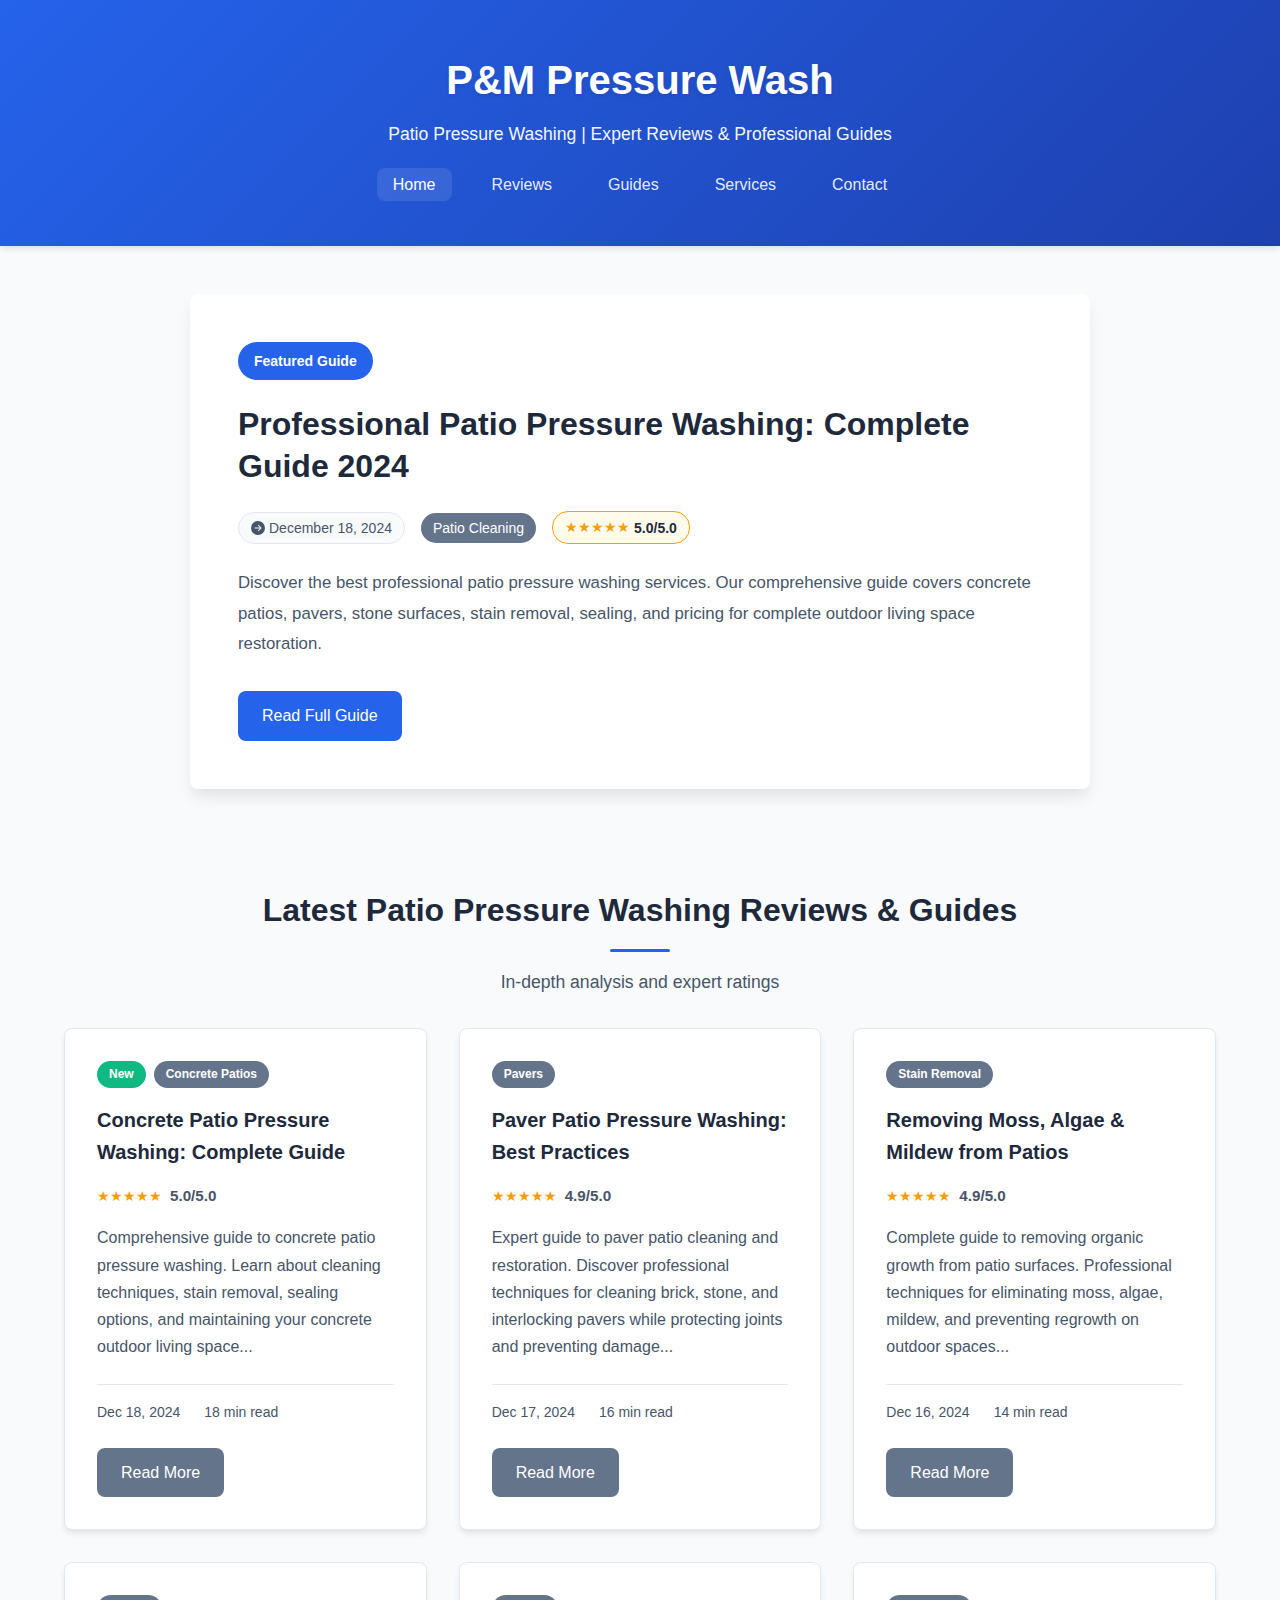
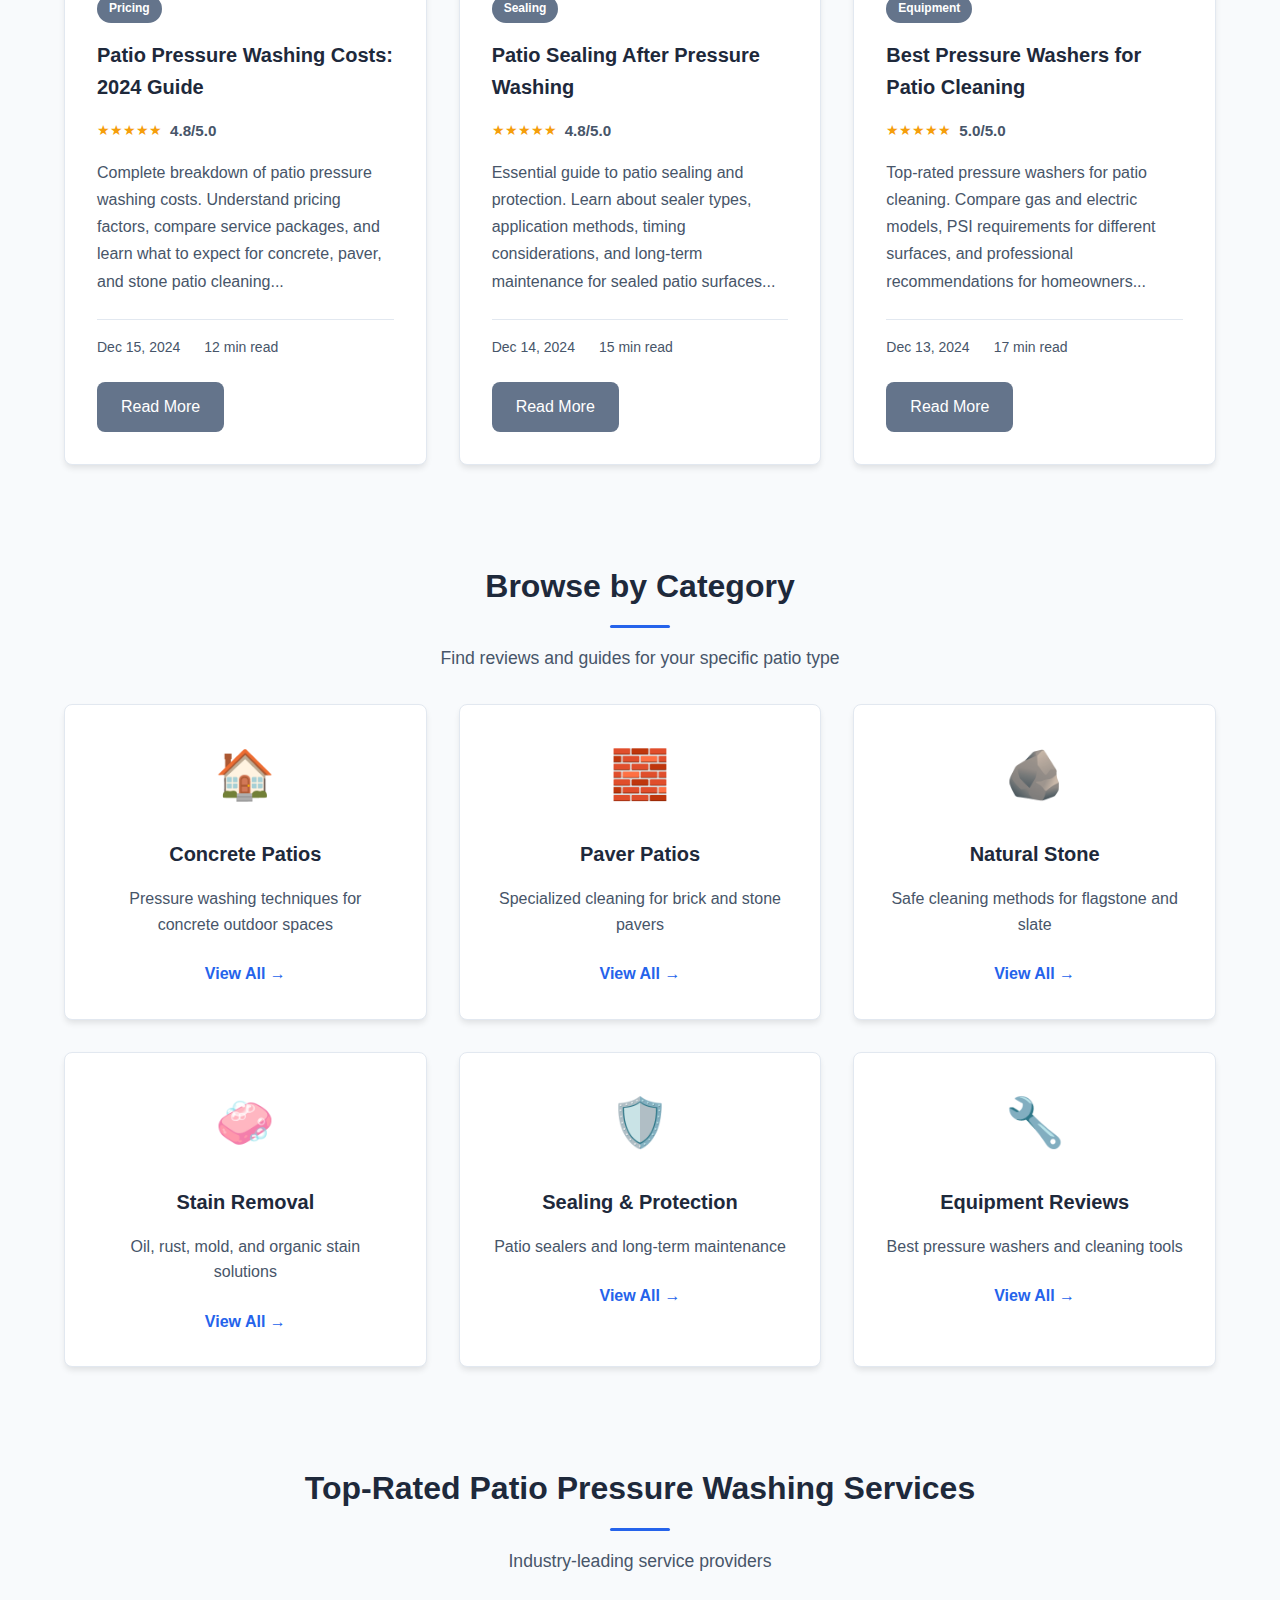
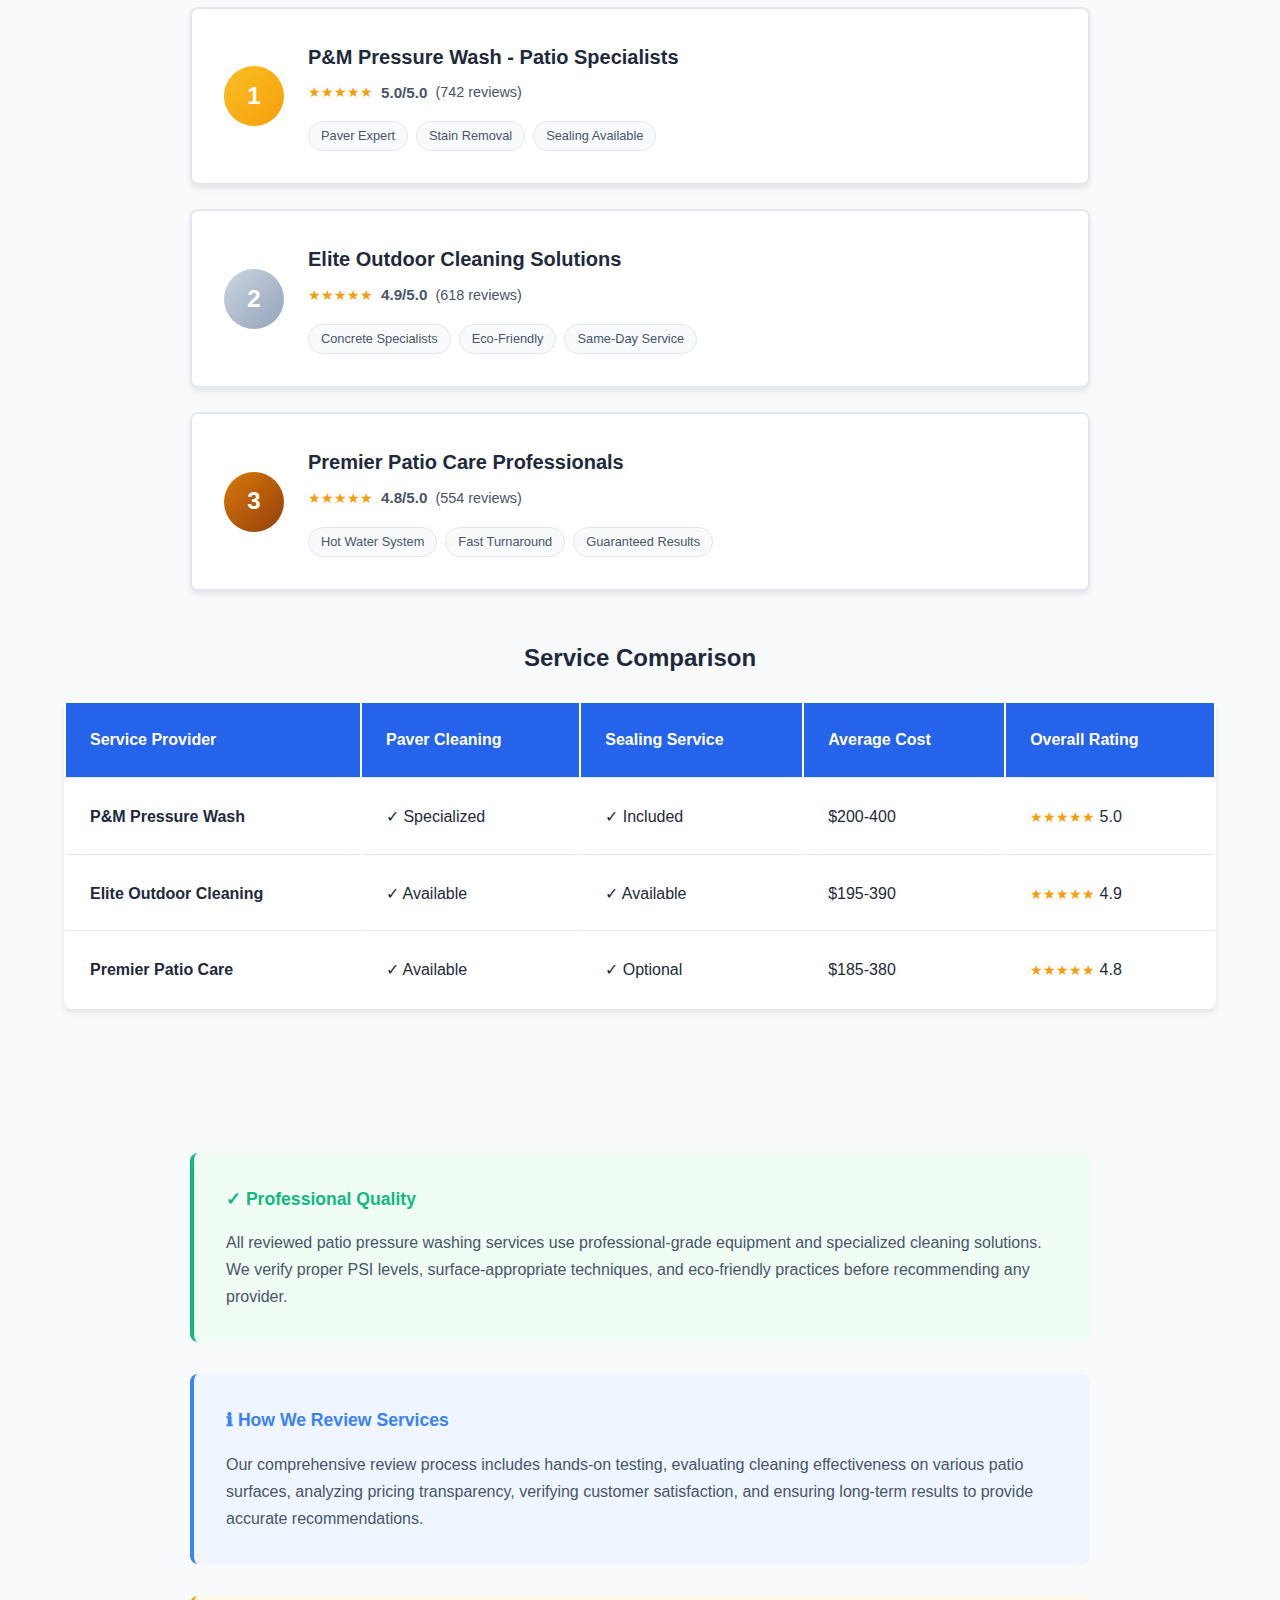
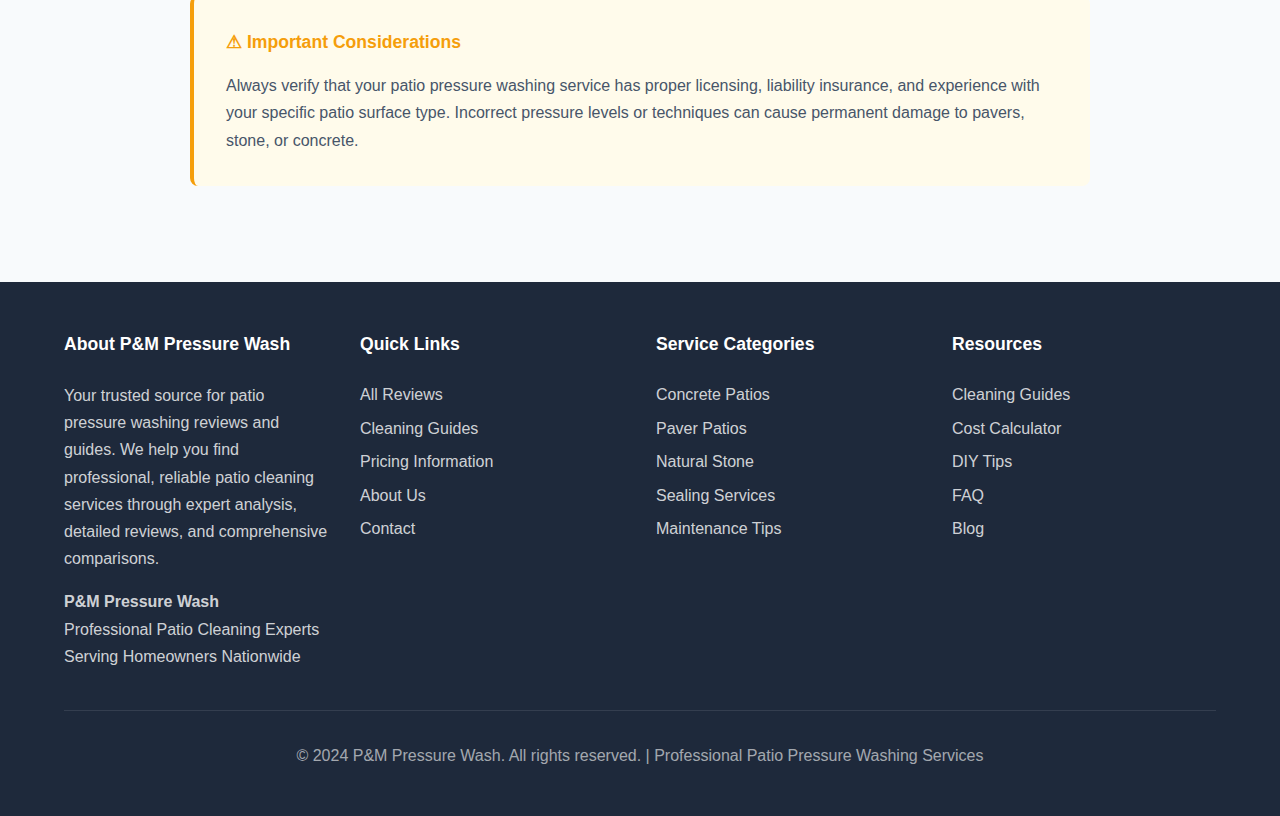
<file: index.html>
<!DOCTYPE html>
<html lang="en">
<head>
    <meta charset="UTF-8">
    <meta name="viewport" content="width=device-width, initial-scale=1.0">
    <meta name="description" content="Professional patio pressure washing reviews and guides. Expert ratings, cleaning techniques, and recommendations for the best patio pressure washing services.">
    <title>P&M Pressure Wash | Patio Pressure Washing Reviews & Guides</title>
    <link rel="stylesheet" href="styles.css">
</head>
<body>
    <!-- Header -->
    <header class="site-header">
        <div class="container">
            <div class="header-content">
                <div class="logo-section">
                    <h1 class="site-title">P&M Pressure Wash</h1>
                    <p class="site-tagline">Patio Pressure Washing | Expert Reviews & Professional Guides</p>
                </div>
                <nav class="main-nav">
                    <ul>
                        <li><a href="#home" class="active">Home</a></li>
                        <li><a href="#reviews">Reviews</a></li>
                        <li><a href="#guides">Guides</a></li>
                        <li><a href="#services">Services</a></li>
                        <li><a href="#contact">Contact</a></li>
                    </ul>
                </nav>
            </div>
        </div>
    </header>

    <!-- Featured Article Section -->
    <section class="featured-section">
        <div class="container">
            <div class="featured-article">
                <div class="featured-badge">Featured Guide</div>
                <h2 class="featured-title">Professional Patio Pressure Washing: Complete Guide 2024</h2>
                <div class="article-meta">
                    <span class="meta-item">
                        <svg class="icon" width="16" height="16" viewBox="0 0 16 16" fill="currentColor">
                            <path d="M8 0a8 8 0 1 1 0 16A8 8 0 0 1 8 0zM4.5 7.5a.5.5 0 0 0 0 1h5.793l-2.147 2.146a.5.5 0 0 0 .708.708l3-3a.5.5 0 0 0 0-.708l-3-3a.5.5 0 1 0-.708.708L10.293 7.5H4.5z"/>
                        </svg>
                        December 18, 2024
                    </span>
                    <span class="meta-item category">Patio Cleaning</span>
                    <span class="meta-item rating">
                        <span class="stars">★★★★★</span>
                        <span class="rating-text">5.0/5.0</span>
                    </span>
                </div>
                <p class="featured-excerpt">Discover the best professional patio pressure washing services. Our comprehensive guide covers concrete patios, pavers, stone surfaces, stain removal, sealing, and pricing for complete outdoor living space restoration.</p>
                <a href="#" class="btn btn-primary">Read Full Guide</a>
            </div>
        </div>
    </section>

    <!-- Latest Reviews Grid -->
    <section class="reviews-section">
        <div class="container">
            <div class="section-header">
                <h2 class="section-title">Latest Patio Pressure Washing Reviews & Guides</h2>
                <p class="section-subtitle">In-depth analysis and expert ratings</p>
            </div>

            <div class="reviews-grid">
                <!-- Review Card 1 -->
                <article class="review-card">
                    <div class="card-header">
                        <span class="badge badge-new">New</span>
                        <span class="badge badge-category">Concrete Patios</span>
                    </div>
                    <h3 class="card-title">Concrete Patio Pressure Washing: Complete Guide</h3>
                    <div class="card-rating">
                        <span class="stars">★★★★★</span>
                        <span class="rating-value">5.0/5.0</span>
                    </div>
                    <p class="card-excerpt">Comprehensive guide to concrete patio pressure washing. Learn about cleaning techniques, stain removal, sealing options, and maintaining your concrete outdoor living space...</p>
                    <div class="card-meta">
                        <span class="meta-date">Dec 18, 2024</span>
                        <span class="meta-read-time">18 min read</span>
                    </div>
                    <a href="#" class="btn btn-secondary">Read More</a>
                </article>

                <!-- Review Card 2 -->
                <article class="review-card">
                    <div class="card-header">
                        <span class="badge badge-category">Pavers</span>
                    </div>
                    <h3 class="card-title">Paver Patio Pressure Washing: Best Practices</h3>
                    <div class="card-rating">
                        <span class="stars">★★★★★</span>
                        <span class="rating-value">4.9/5.0</span>
                    </div>
                    <p class="card-excerpt">Expert guide to paver patio cleaning and restoration. Discover professional techniques for cleaning brick, stone, and interlocking pavers while protecting joints and preventing damage...</p>
                    <div class="card-meta">
                        <span class="meta-date">Dec 17, 2024</span>
                        <span class="meta-read-time">16 min read</span>
                    </div>
                    <a href="#" class="btn btn-secondary">Read More</a>
                </article>

                <!-- Review Card 3 -->
                <article class="review-card">
                    <div class="card-header">
                        <span class="badge badge-category">Stain Removal</span>
                    </div>
                    <h3 class="card-title">Removing Moss, Algae & Mildew from Patios</h3>
                    <div class="card-rating">
                        <span class="stars">★★★★★</span>
                        <span class="rating-value">4.9/5.0</span>
                    </div>
                    <p class="card-excerpt">Complete guide to removing organic growth from patio surfaces. Professional techniques for eliminating moss, algae, mildew, and preventing regrowth on outdoor spaces...</p>
                    <div class="card-meta">
                        <span class="meta-date">Dec 16, 2024</span>
                        <span class="meta-read-time">14 min read</span>
                    </div>
                    <a href="#" class="btn btn-secondary">Read More</a>
                </article>

                <!-- Review Card 4 -->
                <article class="review-card">
                    <div class="card-header">
                        <span class="badge badge-category">Pricing</span>
                    </div>
                    <h3 class="card-title">Patio Pressure Washing Costs: 2024 Guide</h3>
                    <div class="card-rating">
                        <span class="stars">★★★★★</span>
                        <span class="rating-value">4.8/5.0</span>
                    </div>
                    <p class="card-excerpt">Complete breakdown of patio pressure washing costs. Understand pricing factors, compare service packages, and learn what to expect for concrete, paver, and stone patio cleaning...</p>
                    <div class="card-meta">
                        <span class="meta-date">Dec 15, 2024</span>
                        <span class="meta-read-time">12 min read</span>
                    </div>
                    <a href="#" class="btn btn-secondary">Read More</a>
                </article>

                <!-- Review Card 5 -->
                <article class="review-card">
                    <div class="card-header">
                        <span class="badge badge-category">Sealing</span>
                    </div>
                    <h3 class="card-title">Patio Sealing After Pressure Washing</h3>
                    <div class="card-rating">
                        <span class="stars">★★★★★</span>
                        <span class="rating-value">4.8/5.0</span>
                    </div>
                    <p class="card-excerpt">Essential guide to patio sealing and protection. Learn about sealer types, application methods, timing considerations, and long-term maintenance for sealed patio surfaces...</p>
                    <div class="card-meta">
                        <span class="meta-date">Dec 14, 2024</span>
                        <span class="meta-read-time">15 min read</span>
                    </div>
                    <a href="#" class="btn btn-secondary">Read More</a>
                </article>

                <!-- Review Card 6 -->
                <article class="review-card">
                    <div class="card-header">
                        <span class="badge badge-category">Equipment</span>
                    </div>
                    <h3 class="card-title">Best Pressure Washers for Patio Cleaning</h3>
                    <div class="card-rating">
                        <span class="stars">★★★★★</span>
                        <span class="rating-value">5.0/5.0</span>
                    </div>
                    <p class="card-excerpt">Top-rated pressure washers for patio cleaning. Compare gas and electric models, PSI requirements for different surfaces, and professional recommendations for homeowners...</p>
                    <div class="card-meta">
                        <span class="meta-date">Dec 13, 2024</span>
                        <span class="meta-read-time">17 min read</span>
                    </div>
                    <a href="#" class="btn btn-secondary">Read More</a>
                </article>
            </div>
        </div>
    </section>

    <!-- Categories Section -->
    <section class="categories-section">
        <div class="container">
            <div class="section-header">
                <h2 class="section-title">Browse by Category</h2>
                <p class="section-subtitle">Find reviews and guides for your specific patio type</p>
            </div>

            <div class="categories-grid">
                <div class="category-card">
                    <div class="category-icon">🏠</div>
                    <h3 class="category-title">Concrete Patios</h3>
                    <p class="category-description">Pressure washing techniques for concrete outdoor spaces</p>
                    <a href="#" class="category-link">View All →</a>
                </div>

                <div class="category-card">
                    <div class="category-icon">🧱</div>
                    <h3 class="category-title">Paver Patios</h3>
                    <p class="category-description">Specialized cleaning for brick and stone pavers</p>
                    <a href="#" class="category-link">View All →</a>
                </div>

                <div class="category-card">
                    <div class="category-icon">🪨</div>
                    <h3 class="category-title">Natural Stone</h3>
                    <p class="category-description">Safe cleaning methods for flagstone and slate</p>
                    <a href="#" class="category-link">View All →</a>
                </div>

                <div class="category-card">
                    <div class="category-icon">🧼</div>
                    <h3 class="category-title">Stain Removal</h3>
                    <p class="category-description">Oil, rust, mold, and organic stain solutions</p>
                    <a href="#" class="category-link">View All →</a>
                </div>

                <div class="category-card">
                    <div class="category-icon">🛡️</div>
                    <h3 class="category-title">Sealing & Protection</h3>
                    <p class="category-description">Patio sealers and long-term maintenance</p>
                    <a href="#" class="category-link">View All →</a>
                </div>

                <div class="category-card">
                    <div class="category-icon">🔧</div>
                    <h3 class="category-title">Equipment Reviews</h3>
                    <p class="category-description">Best pressure washers and cleaning tools</p>
                    <a href="#" class="category-link">View All →</a>
                </div>
            </div>
        </div>
    </section>

    <!-- Top-Rated Services Section -->
    <section class="top-rated-section">
        <div class="container">
            <div class="section-header">
                <h2 class="section-title">Top-Rated Patio Pressure Washing Services</h2>
                <p class="section-subtitle">Industry-leading service providers</p>
            </div>

            <div class="top-rated-grid">
                <!-- Rank 1 -->
                <div class="rank-card rank-1">
                    <div class="rank-badge gold">
                        <span class="rank-number">1</span>
                    </div>
                    <div class="rank-content">
                        <h3 class="rank-title">P&M Pressure Wash - Patio Specialists</h3>
                        <div class="rank-rating">
                            <span class="stars">★★★★★</span>
                            <span class="rating-value">5.0/5.0</span>
                            <span class="review-count">(742 reviews)</span>
                        </div>
                        <div class="rank-features">
                            <span class="feature-tag">Paver Expert</span>
                            <span class="feature-tag">Stain Removal</span>
                            <span class="feature-tag">Sealing Available</span>
                        </div>
                    </div>
                </div>

                <!-- Rank 2 -->
                <div class="rank-card rank-2">
                    <div class="rank-badge silver">
                        <span class="rank-number">2</span>
                    </div>
                    <div class="rank-content">
                        <h3 class="rank-title">Elite Outdoor Cleaning Solutions</h3>
                        <div class="rank-rating">
                            <span class="stars">★★★★★</span>
                            <span class="rating-value">4.9/5.0</span>
                            <span class="review-count">(618 reviews)</span>
                        </div>
                        <div class="rank-features">
                            <span class="feature-tag">Concrete Specialists</span>
                            <span class="feature-tag">Eco-Friendly</span>
                            <span class="feature-tag">Same-Day Service</span>
                        </div>
                    </div>
                </div>

                <!-- Rank 3 -->
                <div class="rank-card rank-3">
                    <div class="rank-badge bronze">
                        <span class="rank-number">3</span>
                    </div>
                    <div class="rank-content">
                        <h3 class="rank-title">Premier Patio Care Professionals</h3>
                        <div class="rank-rating">
                            <span class="stars">★★★★★</span>
                            <span class="rating-value">4.8/5.0</span>
                            <span class="review-count">(554 reviews)</span>
                        </div>
                        <div class="rank-features">
                            <span class="feature-tag">Hot Water System</span>
                            <span class="feature-tag">Fast Turnaround</span>
                            <span class="feature-tag">Guaranteed Results</span>
                        </div>
                    </div>
                </div>
            </div>

            <!-- Comparison Table -->
            <div class="comparison-table-wrapper">
                <h3 class="table-title">Service Comparison</h3>
                <table class="comparison-table">
                    <thead>
                        <tr>
                            <th>Service Provider</th>
                            <th>Paver Cleaning</th>
                            <th>Sealing Service</th>
                            <th>Average Cost</th>
                            <th>Overall Rating</th>
                        </tr>
                    </thead>
                    <tbody>
                        <tr>
                            <td><strong>P&M Pressure Wash</strong></td>
                            <td>✓ Specialized</td>
                            <td>✓ Included</td>
                            <td>$200-400</td>
                            <td><span class="stars">★★★★★</span> 5.0</td>
                        </tr>
                        <tr>
                            <td><strong>Elite Outdoor Cleaning</strong></td>
                            <td>✓ Available</td>
                            <td>✓ Available</td>
                            <td>$195-390</td>
                            <td><span class="stars">★★★★★</span> 4.9</td>
                        </tr>
                        <tr>
                            <td><strong>Premier Patio Care</strong></td>
                            <td>✓ Available</td>
                            <td>✓ Optional</td>
                            <td>$185-380</td>
                            <td><span class="stars">★★★★★</span> 4.8</td>
                        </tr>
                    </tbody>
                </table>
            </div>
        </div>
    </section>

    <!-- Info Boxes Section -->
    <section class="info-section">
        <div class="container">
            <div class="info-boxes">
                <div class="info-box info-box-success">
                    <h4 class="info-title">✓ Professional Quality</h4>
                    <p>All reviewed patio pressure washing services use professional-grade equipment and specialized cleaning solutions. We verify proper PSI levels, surface-appropriate techniques, and eco-friendly practices before recommending any provider.</p>
                </div>

                <div class="info-box info-box-info">
                    <h4 class="info-title">ℹ How We Review Services</h4>
                    <p>Our comprehensive review process includes hands-on testing, evaluating cleaning effectiveness on various patio surfaces, analyzing pricing transparency, verifying customer satisfaction, and ensuring long-term results to provide accurate recommendations.</p>
                </div>

                <div class="info-box info-box-warning">
                    <h4 class="info-title">⚠ Important Considerations</h4>
                    <p>Always verify that your patio pressure washing service has proper licensing, liability insurance, and experience with your specific patio surface type. Incorrect pressure levels or techniques can cause permanent damage to pavers, stone, or concrete.</p>
                </div>
            </div>
        </div>
    </section>

    <!-- Footer -->
    <footer class="site-footer">
        <div class="container">
            <div class="footer-content">
                <div class="footer-section">
                    <h4 class="footer-title">About P&M Pressure Wash</h4>
                    <p class="footer-text">Your trusted source for patio pressure washing reviews and guides. We help you find professional, reliable patio cleaning services through expert analysis, detailed reviews, and comprehensive comparisons.</p>
                    <p class="footer-text" style="margin-top: 1rem;"><strong>P&M Pressure Wash</strong><br>
                    Professional Patio Cleaning Experts<br>
                    Serving Homeowners Nationwide</p>
                </div>

                <div class="footer-section">
                    <h4 class="footer-title">Quick Links</h4>
                    <ul class="footer-links">
                        <li><a href="#">All Reviews</a></li>
                        <li><a href="#">Cleaning Guides</a></li>
                        <li><a href="#">Pricing Information</a></li>
                        <li><a href="#">About Us</a></li>
                        <li><a href="#">Contact</a></li>
                    </ul>
                </div>

                <div class="footer-section">
                    <h4 class="footer-title">Service Categories</h4>
                    <ul class="footer-links">
                        <li><a href="#">Concrete Patios</a></li>
                        <li><a href="#">Paver Patios</a></li>
                        <li><a href="#">Natural Stone</a></li>
                        <li><a href="#">Sealing Services</a></li>
                        <li><a href="#">Maintenance Tips</a></li>
                    </ul>
                </div>

                <div class="footer-section">
                    <h4 class="footer-title">Resources</h4>
                    <ul class="footer-links">
                        <li><a href="#">Cleaning Guides</a></li>
                        <li><a href="#">Cost Calculator</a></li>
                        <li><a href="#">DIY Tips</a></li>
                        <li><a href="#">FAQ</a></li>
                        <li><a href="#">Blog</a></li>
                    </ul>
                </div>
            </div>

            <div class="footer-bottom">
                <p>&copy; 2024 P&M Pressure Wash. All rights reserved. | Professional Patio Pressure Washing Services</p>
            </div>
        </div>
    </footer>
</body>
</html>
</file>
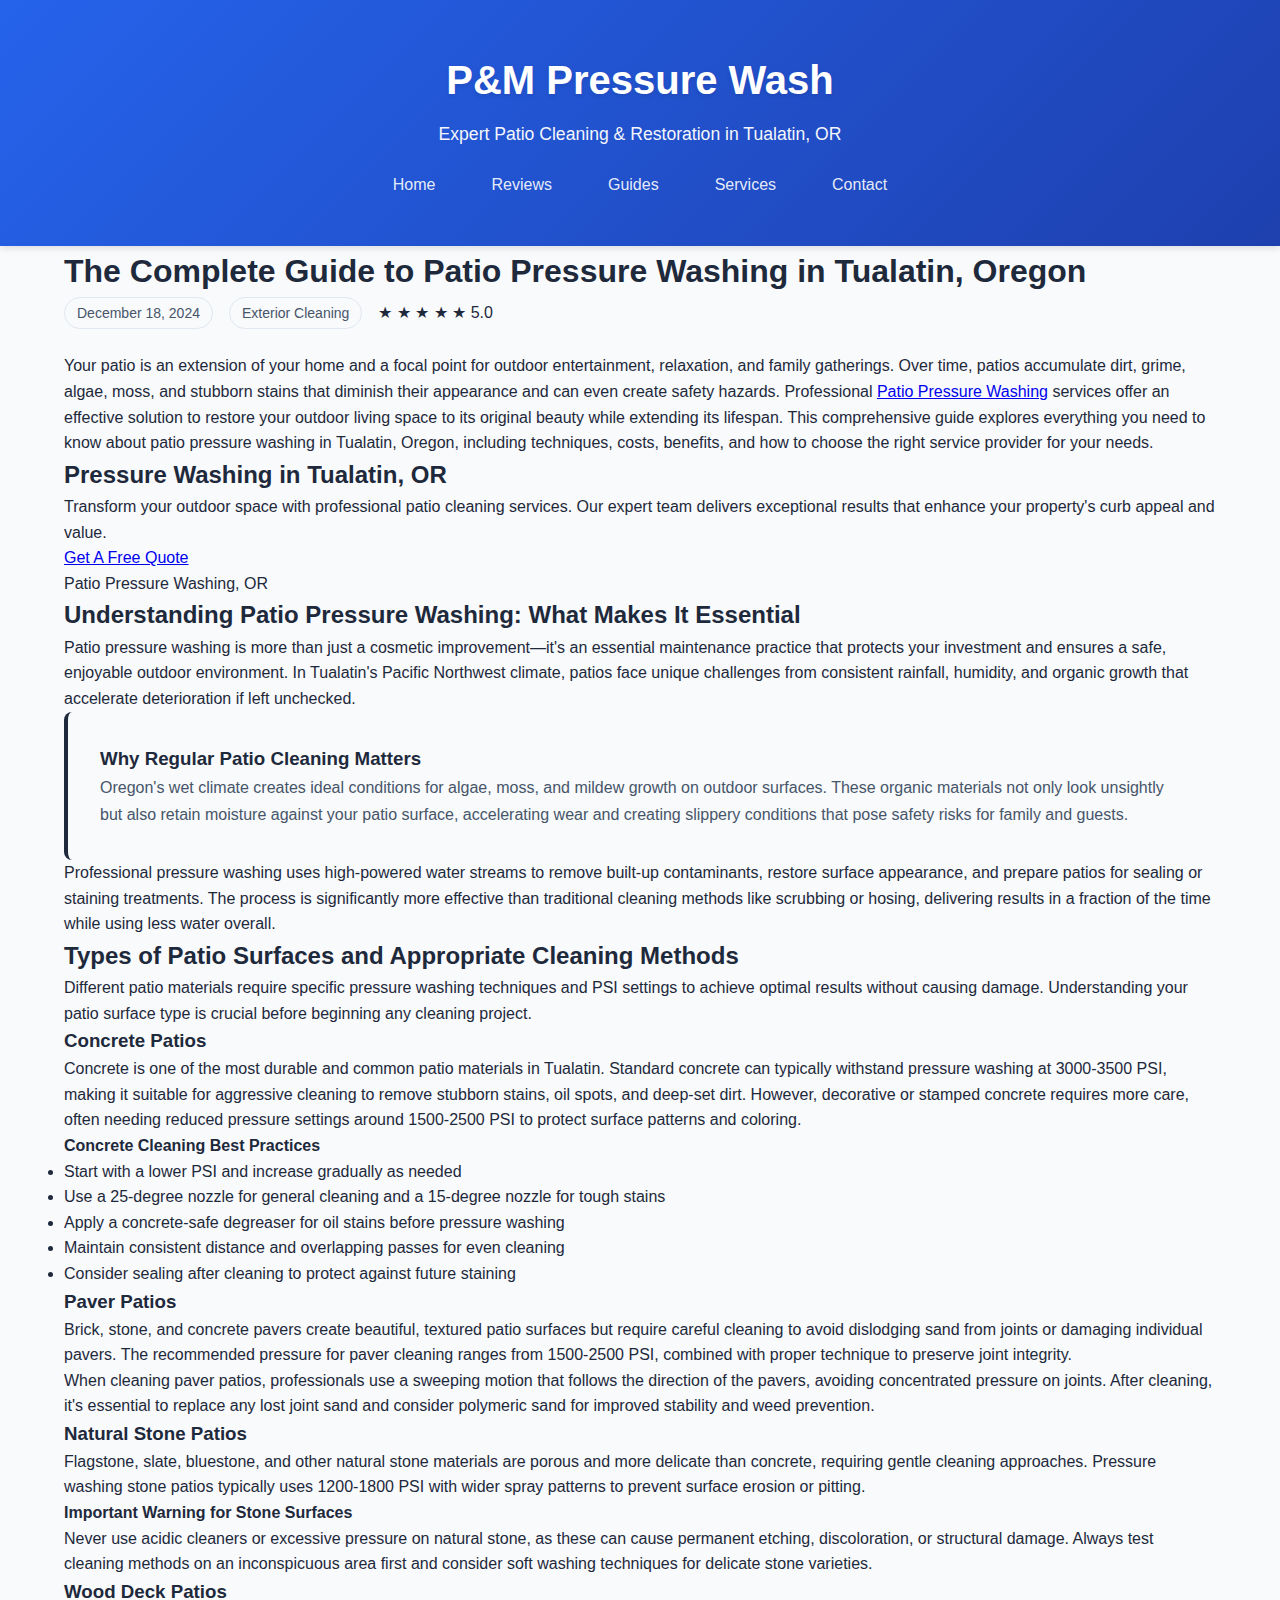
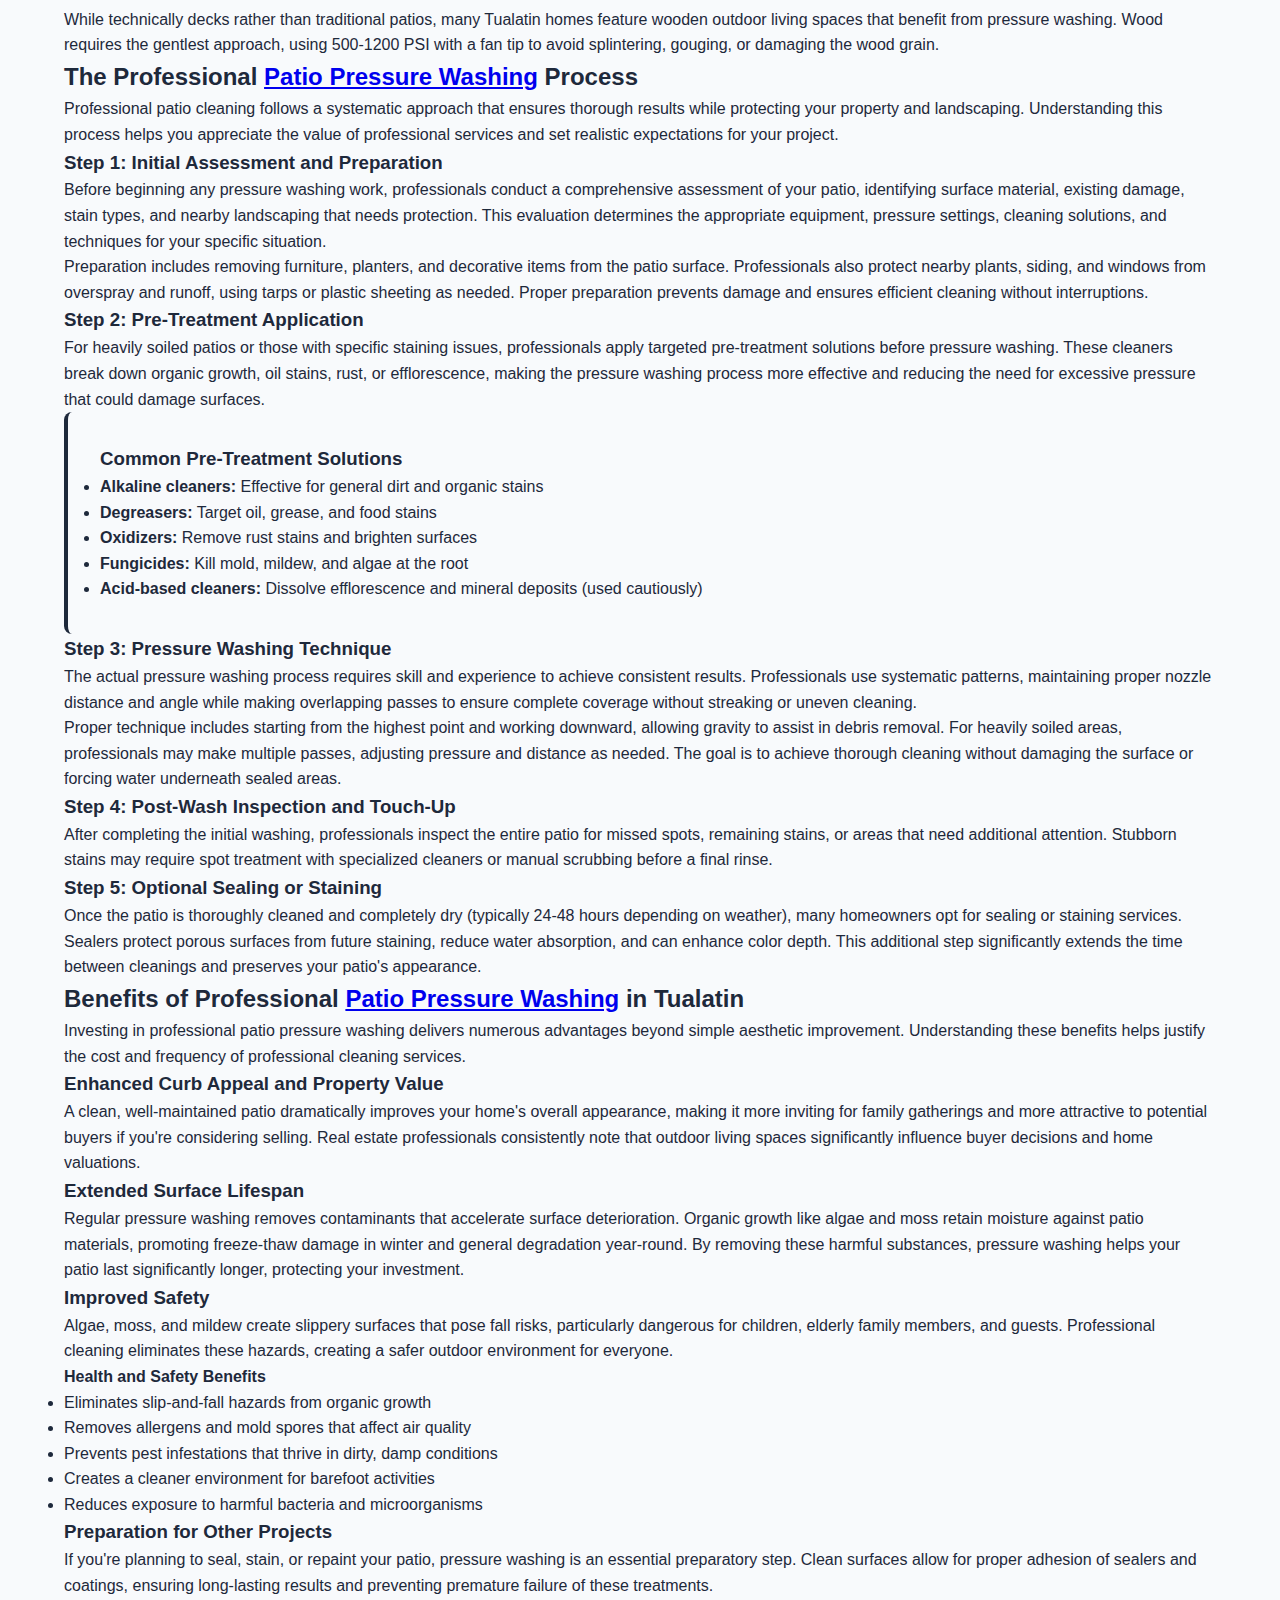
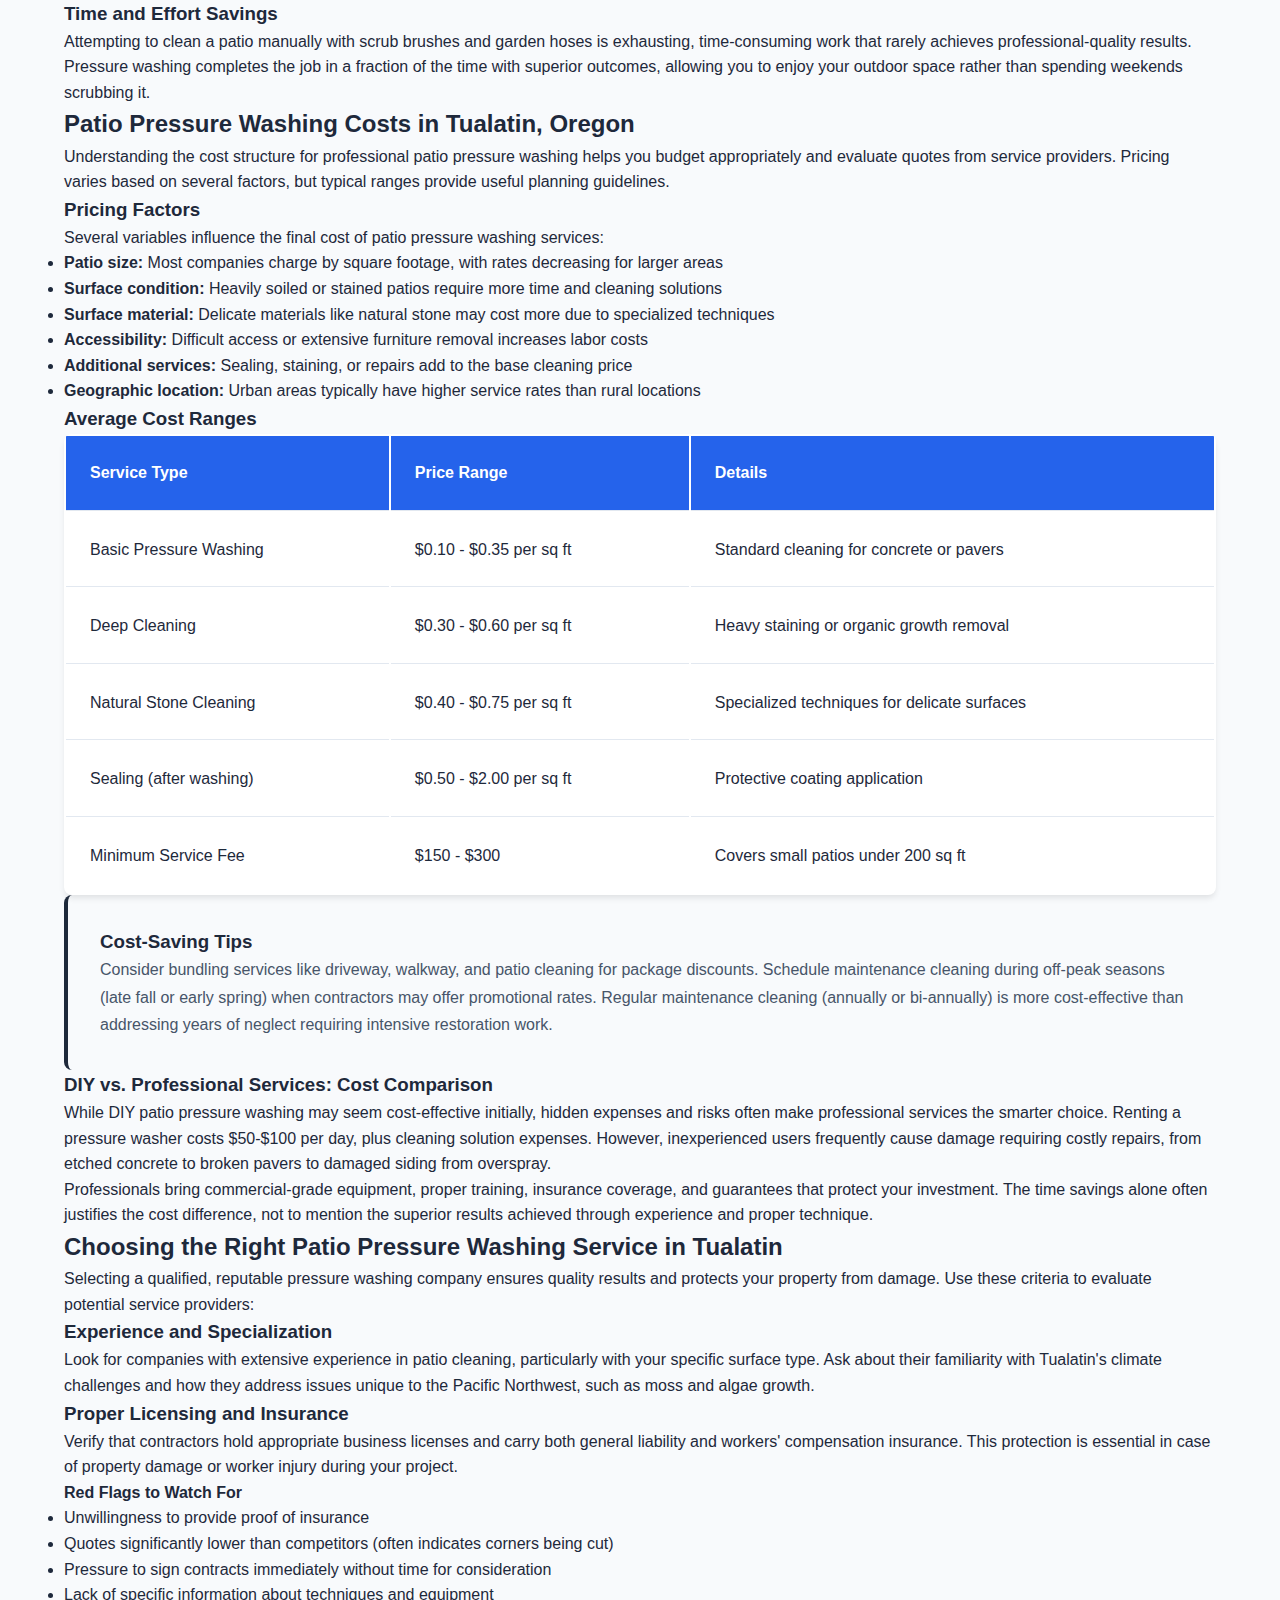
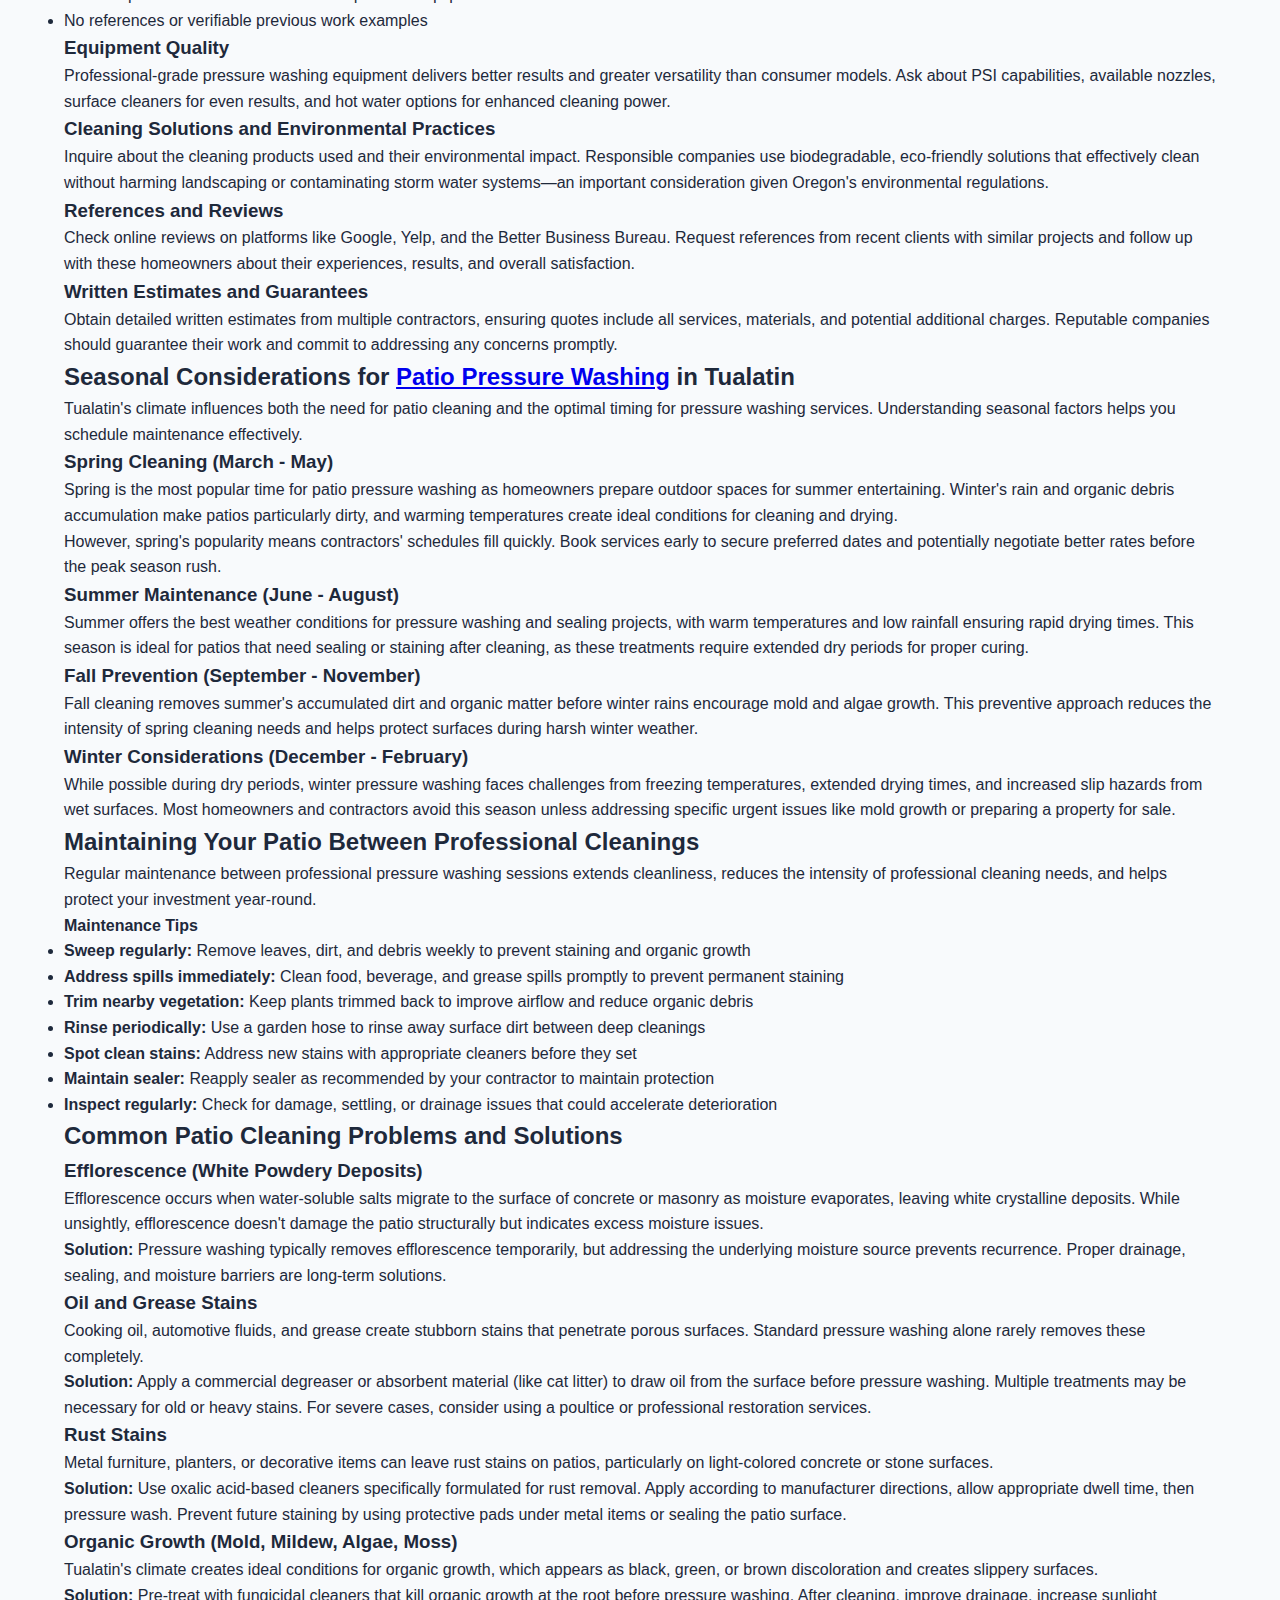
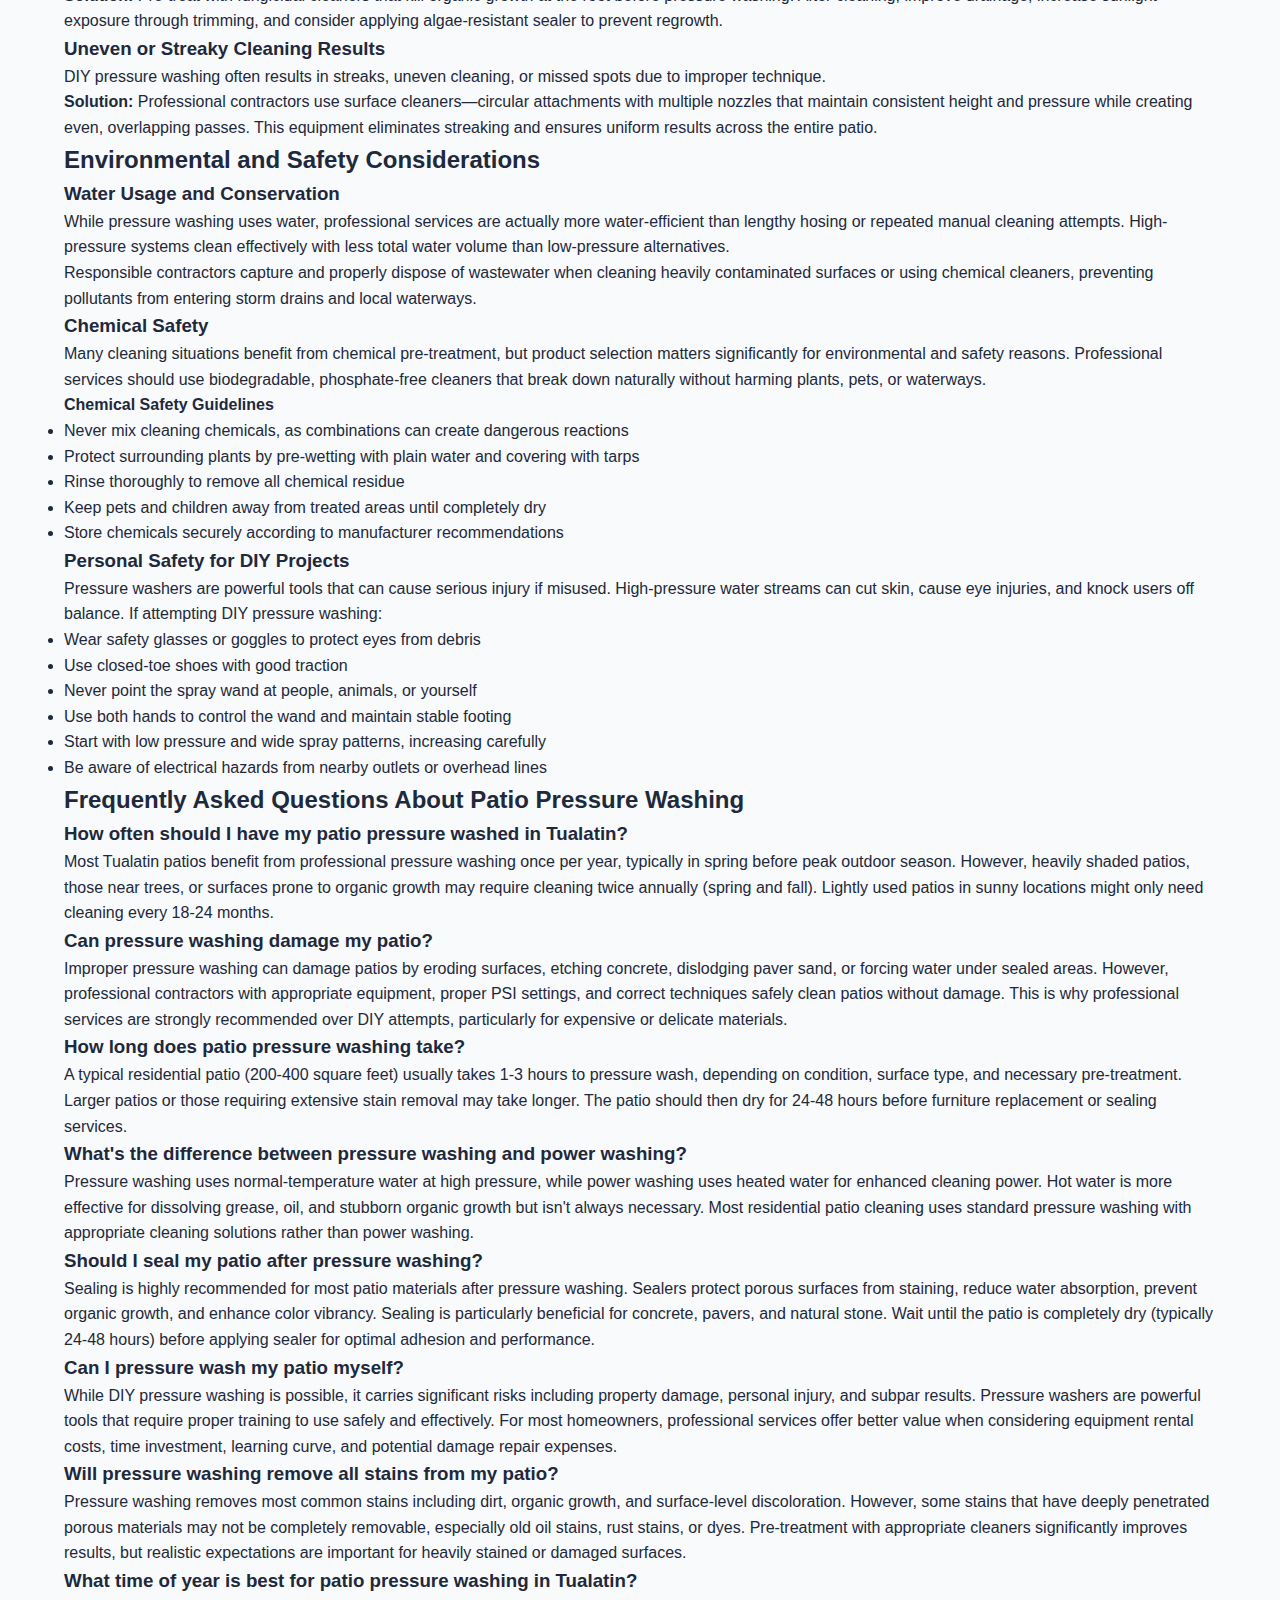
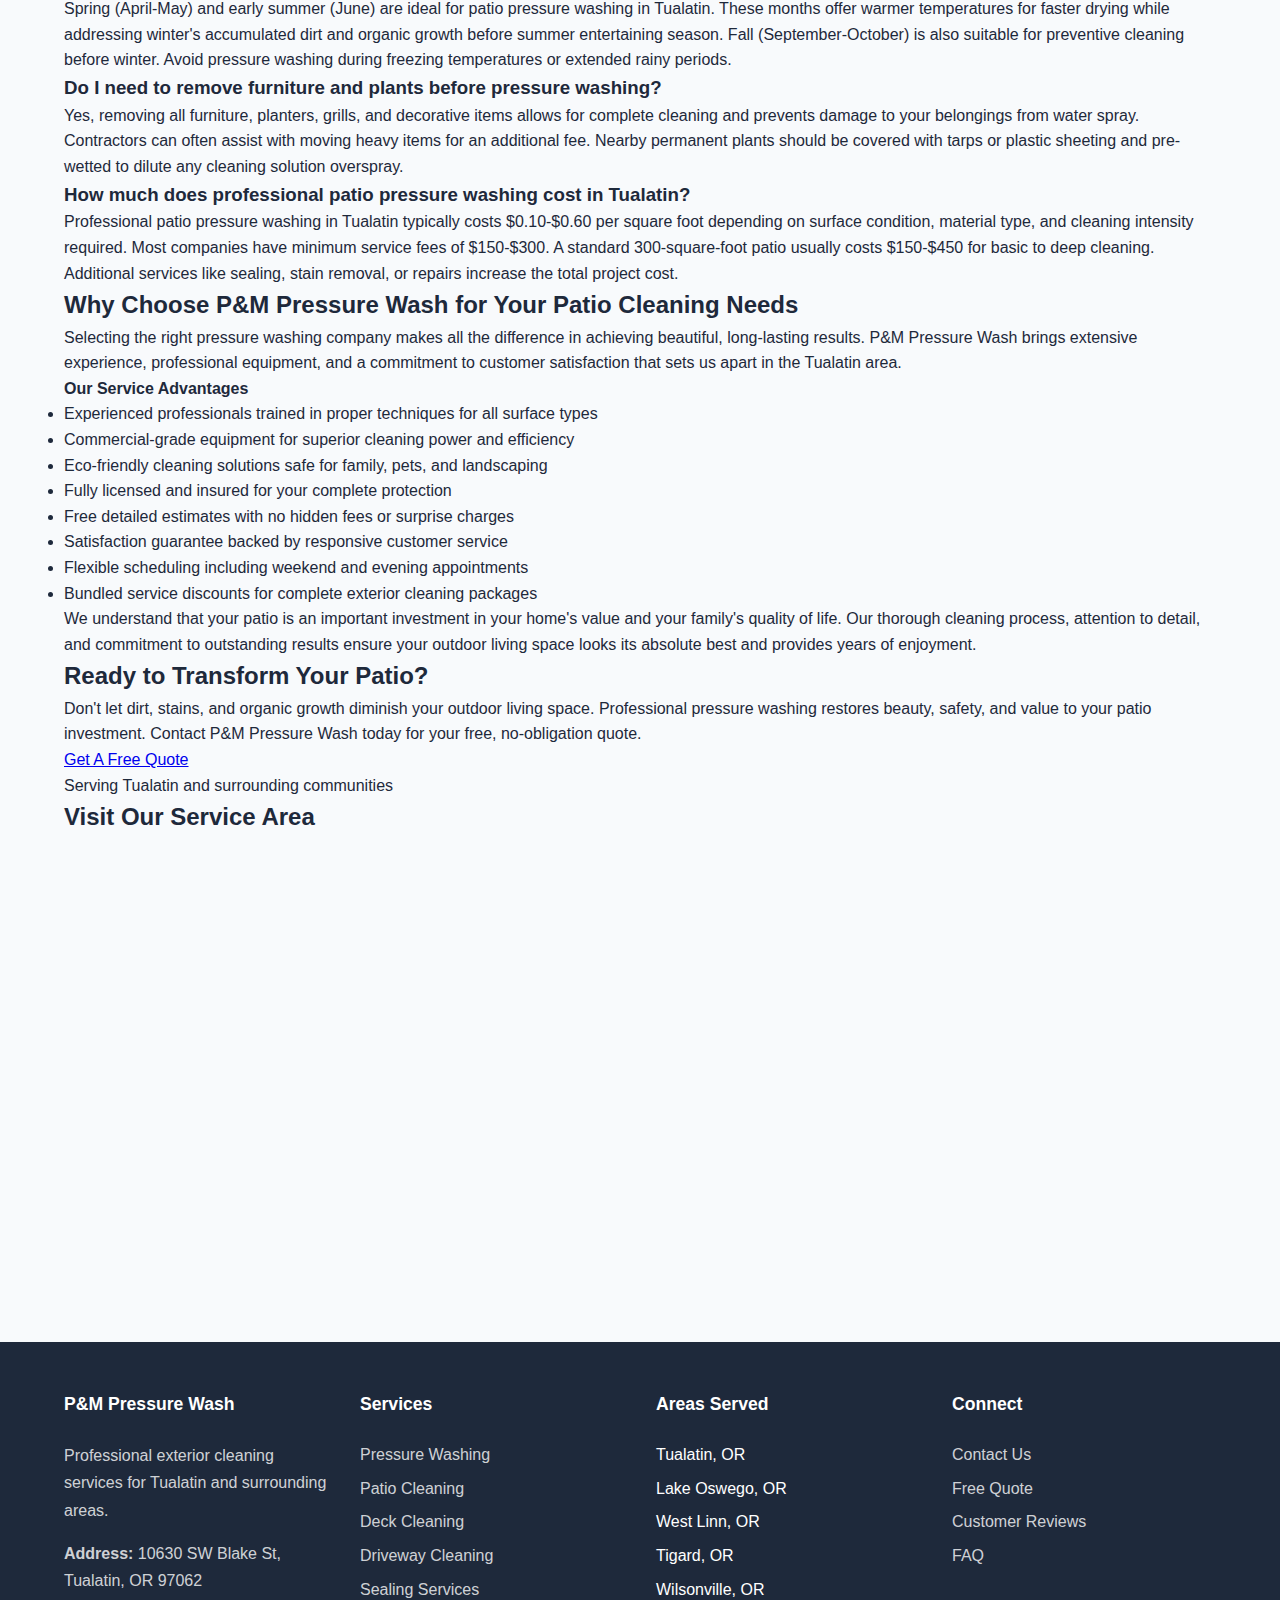
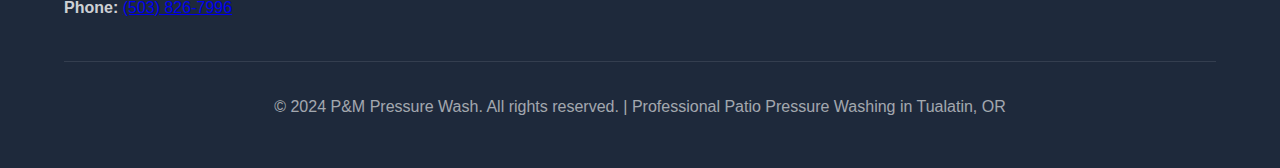
<file: Patio-Pressure-Washing.html>
<!DOCTYPE html>
<html lang="en">
<head>
    <meta charset="UTF-8">
    <meta name="viewport" content="width=device-width, initial-scale=1.0">
    <meta name="description" content="Complete guide to patio pressure washing in Tualatin, OR. Learn about techniques, costs, benefits, and how to restore your outdoor living space with professional cleaning services.">
    <title>Patio Pressure Washing Guide - P&M Pressure Wash Tualatin</title>
    <link rel="stylesheet" href="styles.css">
</head>
<body>
    <!-- Header -->
    <header class="site-header">
        <div class="container">
            <div class="header-content">
                <div class="logo-section">
                    <h1 class="site-title">P&M Pressure Wash</h1>
                    <p class="site-tagline">Expert Patio Cleaning & Restoration in Tualatin, OR</p>
                </div>
                <nav class="main-nav">
                    <ul>
                        <li><a href="index.html">Home</a></li>
                        <li><a href="index.html#reviews">Reviews</a></li>
                        <li><a href="index.html#guides">Guides</a></li>
                        <li><a href="index.html#services">Services</a></li>
                        <li><a href="index.html#contact">Contact</a></li>
                    </ul>
                </nav>
            </div>
        </div>
    </header>

    <main class="container">
        <article class="article-page">
            <div class="article-hero">
                <h1>The Complete Guide to Patio Pressure Washing in Tualatin, Oregon</h1>
                <div class="article-meta">
                    <span class="meta-item">December 18, 2024</span>
                    <span class="meta-item">Exterior Cleaning</span>
                    <div class="rating">
                        <span class="star">★</span>
                        <span class="star">★</span>
                        <span class="star">★</span>
                        <span class="star">★</span>
                        <span class="star">★</span>
                        <span class="rating-number">5.0</span>
                    </div>
                </div>
            </div>

            <div class="article-content">
                <p class="intro-text">Your patio is an extension of your home and a focal point for outdoor entertainment, relaxation, and family gatherings. Over time, patios accumulate dirt, grime, algae, moss, and stubborn stains that diminish their appearance and can even create safety hazards. Professional <a href="https://pandmpressurewash.com/">Patio Pressure Washing</a> services offer an effective solution to restore your outdoor living space to its original beauty while extending its lifespan. This comprehensive guide explores everything you need to know about patio pressure washing in Tualatin, Oregon, including techniques, costs, benefits, and how to choose the right service provider for your needs.</p>

                <div class="cta-section">
                    <h2>Pressure Washing in Tualatin, OR</h2>
                    <p>Transform your outdoor space with professional patio cleaning services. Our expert team delivers exceptional results that enhance your property's curb appeal and value.</p>
                    <a href="https://pandmpressurewash.com/" class="cta-button">Get A Free Quote</a>
                    <p class="cta-location">Patio Pressure Washing, OR</p>
                </div>

                <h2>Understanding Patio Pressure Washing: What Makes It Essential</h2>

                <p>Patio pressure washing is more than just a cosmetic improvement—it's an essential maintenance practice that protects your investment and ensures a safe, enjoyable outdoor environment. In Tualatin's Pacific Northwest climate, patios face unique challenges from consistent rainfall, humidity, and organic growth that accelerate deterioration if left unchecked.</p>

                <div class="info-box">
                    <h3>Why Regular Patio Cleaning Matters</h3>
                    <p>Oregon's wet climate creates ideal conditions for algae, moss, and mildew growth on outdoor surfaces. These organic materials not only look unsightly but also retain moisture against your patio surface, accelerating wear and creating slippery conditions that pose safety risks for family and guests.</p>
                </div>

                <p>Professional pressure washing uses high-powered water streams to remove built-up contaminants, restore surface appearance, and prepare patios for sealing or staining treatments. The process is significantly more effective than traditional cleaning methods like scrubbing or hosing, delivering results in a fraction of the time while using less water overall.</p>

                <h2>Types of Patio Surfaces and Appropriate Cleaning Methods</h2>

                <p>Different patio materials require specific pressure washing techniques and PSI settings to achieve optimal results without causing damage. Understanding your patio surface type is crucial before beginning any cleaning project.</p>

                <h3>Concrete Patios</h3>

                <p>Concrete is one of the most durable and common patio materials in Tualatin. Standard concrete can typically withstand pressure washing at 3000-3500 PSI, making it suitable for aggressive cleaning to remove stubborn stains, oil spots, and deep-set dirt. However, decorative or stamped concrete requires more care, often needing reduced pressure settings around 1500-2500 PSI to protect surface patterns and coloring.</p>

                <div class="success-box">
                    <h4>Concrete Cleaning Best Practices</h4>
                    <ul>
                        <li>Start with a lower PSI and increase gradually as needed</li>
                        <li>Use a 25-degree nozzle for general cleaning and a 15-degree nozzle for tough stains</li>
                        <li>Apply a concrete-safe degreaser for oil stains before pressure washing</li>
                        <li>Maintain consistent distance and overlapping passes for even cleaning</li>
                        <li>Consider sealing after cleaning to protect against future staining</li>
                    </ul>
                </div>

                <h3>Paver Patios</h3>

                <p>Brick, stone, and concrete pavers create beautiful, textured patio surfaces but require careful cleaning to avoid dislodging sand from joints or damaging individual pavers. The recommended pressure for paver cleaning ranges from 1500-2500 PSI, combined with proper technique to preserve joint integrity.</p>

                <p>When cleaning paver patios, professionals use a sweeping motion that follows the direction of the pavers, avoiding concentrated pressure on joints. After cleaning, it's essential to replace any lost joint sand and consider polymeric sand for improved stability and weed prevention.</p>

                <h3>Natural Stone Patios</h3>

                <p>Flagstone, slate, bluestone, and other natural stone materials are porous and more delicate than concrete, requiring gentle cleaning approaches. Pressure washing stone patios typically uses 1200-1800 PSI with wider spray patterns to prevent surface erosion or pitting.</p>

                <div class="highlight-box">
                    <h4>Important Warning for Stone Surfaces</h4>
                    <p>Never use acidic cleaners or excessive pressure on natural stone, as these can cause permanent etching, discoloration, or structural damage. Always test cleaning methods on an inconspicuous area first and consider soft washing techniques for delicate stone varieties.</p>
                </div>

                <h3>Wood Deck Patios</h3>

                <p>While technically decks rather than traditional patios, many Tualatin homes feature wooden outdoor living spaces that benefit from pressure washing. Wood requires the gentlest approach, using 500-1200 PSI with a fan tip to avoid splintering, gouging, or damaging the wood grain.</p>

                <h2>The Professional <a href="https://share.google/raw8CF1yOUDB0MLXI">Patio Pressure Washing</a> Process</h2>

                <p>Professional patio cleaning follows a systematic approach that ensures thorough results while protecting your property and landscaping. Understanding this process helps you appreciate the value of professional services and set realistic expectations for your project.</p>

                <h3>Step 1: Initial Assessment and Preparation</h3>

                <p>Before beginning any pressure washing work, professionals conduct a comprehensive assessment of your patio, identifying surface material, existing damage, stain types, and nearby landscaping that needs protection. This evaluation determines the appropriate equipment, pressure settings, cleaning solutions, and techniques for your specific situation.</p>

                <p>Preparation includes removing furniture, planters, and decorative items from the patio surface. Professionals also protect nearby plants, siding, and windows from overspray and runoff, using tarps or plastic sheeting as needed. Proper preparation prevents damage and ensures efficient cleaning without interruptions.</p>

                <h3>Step 2: Pre-Treatment Application</h3>

                <p>For heavily soiled patios or those with specific staining issues, professionals apply targeted pre-treatment solutions before pressure washing. These cleaners break down organic growth, oil stains, rust, or efflorescence, making the pressure washing process more effective and reducing the need for excessive pressure that could damage surfaces.</p>

                <div class="info-box">
                    <h3>Common Pre-Treatment Solutions</h3>
                    <ul>
                        <li><strong>Alkaline cleaners:</strong> Effective for general dirt and organic stains</li>
                        <li><strong>Degreasers:</strong> Target oil, grease, and food stains</li>
                        <li><strong>Oxidizers:</strong> Remove rust stains and brighten surfaces</li>
                        <li><strong>Fungicides:</strong> Kill mold, mildew, and algae at the root</li>
                        <li><strong>Acid-based cleaners:</strong> Dissolve efflorescence and mineral deposits (used cautiously)</li>
                    </ul>
                </div>

                <h3>Step 3: Pressure Washing Technique</h3>

                <p>The actual pressure washing process requires skill and experience to achieve consistent results. Professionals use systematic patterns, maintaining proper nozzle distance and angle while making overlapping passes to ensure complete coverage without streaking or uneven cleaning.</p>

                <p>Proper technique includes starting from the highest point and working downward, allowing gravity to assist in debris removal. For heavily soiled areas, professionals may make multiple passes, adjusting pressure and distance as needed. The goal is to achieve thorough cleaning without damaging the surface or forcing water underneath sealed areas.</p>

                <h3>Step 4: Post-Wash Inspection and Touch-Up</h3>

                <p>After completing the initial washing, professionals inspect the entire patio for missed spots, remaining stains, or areas that need additional attention. Stubborn stains may require spot treatment with specialized cleaners or manual scrubbing before a final rinse.</p>

                <h3>Step 5: Optional Sealing or Staining</h3>

                <p>Once the patio is thoroughly cleaned and completely dry (typically 24-48 hours depending on weather), many homeowners opt for sealing or staining services. Sealers protect porous surfaces from future staining, reduce water absorption, and can enhance color depth. This additional step significantly extends the time between cleanings and preserves your patio's appearance.</p>

                <h2>Benefits of Professional <a href="https://maps.app.goo.gl/c8uBGVZyUTNPwmoB9">Patio Pressure Washing</a> in Tualatin</h2>

                <p>Investing in professional patio pressure washing delivers numerous advantages beyond simple aesthetic improvement. Understanding these benefits helps justify the cost and frequency of professional cleaning services.</p>

                <h3>Enhanced Curb Appeal and Property Value</h3>

                <p>A clean, well-maintained patio dramatically improves your home's overall appearance, making it more inviting for family gatherings and more attractive to potential buyers if you're considering selling. Real estate professionals consistently note that outdoor living spaces significantly influence buyer decisions and home valuations.</p>

                <h3>Extended Surface Lifespan</h3>

                <p>Regular pressure washing removes contaminants that accelerate surface deterioration. Organic growth like algae and moss retain moisture against patio materials, promoting freeze-thaw damage in winter and general degradation year-round. By removing these harmful substances, pressure washing helps your patio last significantly longer, protecting your investment.</p>

                <h3>Improved Safety</h3>

                <p>Algae, moss, and mildew create slippery surfaces that pose fall risks, particularly dangerous for children, elderly family members, and guests. Professional cleaning eliminates these hazards, creating a safer outdoor environment for everyone.</p>

                <div class="success-box">
                    <h4>Health and Safety Benefits</h4>
                    <ul>
                        <li>Eliminates slip-and-fall hazards from organic growth</li>
                        <li>Removes allergens and mold spores that affect air quality</li>
                        <li>Prevents pest infestations that thrive in dirty, damp conditions</li>
                        <li>Creates a cleaner environment for barefoot activities</li>
                        <li>Reduces exposure to harmful bacteria and microorganisms</li>
                    </ul>
                </div>

                <h3>Preparation for Other Projects</h3>

                <p>If you're planning to seal, stain, or repaint your patio, pressure washing is an essential preparatory step. Clean surfaces allow for proper adhesion of sealers and coatings, ensuring long-lasting results and preventing premature failure of these treatments.</p>

                <h3>Time and Effort Savings</h3>

                <p>Attempting to clean a patio manually with scrub brushes and garden hoses is exhausting, time-consuming work that rarely achieves professional-quality results. Pressure washing completes the job in a fraction of the time with superior outcomes, allowing you to enjoy your outdoor space rather than spending weekends scrubbing it.</p>

                <h2>Patio Pressure Washing Costs in Tualatin, Oregon</h2>

                <p>Understanding the cost structure for professional patio pressure washing helps you budget appropriately and evaluate quotes from service providers. Pricing varies based on several factors, but typical ranges provide useful planning guidelines.</p>

                <h3>Pricing Factors</h3>

                <p>Several variables influence the final cost of patio pressure washing services:</p>

                <ul>
                    <li><strong>Patio size:</strong> Most companies charge by square footage, with rates decreasing for larger areas</li>
                    <li><strong>Surface condition:</strong> Heavily soiled or stained patios require more time and cleaning solutions</li>
                    <li><strong>Surface material:</strong> Delicate materials like natural stone may cost more due to specialized techniques</li>
                    <li><strong>Accessibility:</strong> Difficult access or extensive furniture removal increases labor costs</li>
                    <li><strong>Additional services:</strong> Sealing, staining, or repairs add to the base cleaning price</li>
                    <li><strong>Geographic location:</strong> Urban areas typically have higher service rates than rural locations</li>
                </ul>

                <h3>Average Cost Ranges</h3>

                <table class="comparison-table">
                    <thead>
                        <tr>
                            <th>Service Type</th>
                            <th>Price Range</th>
                            <th>Details</th>
                        </tr>
                    </thead>
                    <tbody>
                        <tr>
                            <td>Basic Pressure Washing</td>
                            <td>$0.10 - $0.35 per sq ft</td>
                            <td>Standard cleaning for concrete or pavers</td>
                        </tr>
                        <tr>
                            <td>Deep Cleaning</td>
                            <td>$0.30 - $0.60 per sq ft</td>
                            <td>Heavy staining or organic growth removal</td>
                        </tr>
                        <tr>
                            <td>Natural Stone Cleaning</td>
                            <td>$0.40 - $0.75 per sq ft</td>
                            <td>Specialized techniques for delicate surfaces</td>
                        </tr>
                        <tr>
                            <td>Sealing (after washing)</td>
                            <td>$0.50 - $2.00 per sq ft</td>
                            <td>Protective coating application</td>
                        </tr>
                        <tr>
                            <td>Minimum Service Fee</td>
                            <td>$150 - $300</td>
                            <td>Covers small patios under 200 sq ft</td>
                        </tr>
                    </tbody>
                </table>

                <div class="info-box">
                    <h3>Cost-Saving Tips</h3>
                    <p>Consider bundling services like driveway, walkway, and patio cleaning for package discounts. Schedule maintenance cleaning during off-peak seasons (late fall or early spring) when contractors may offer promotional rates. Regular maintenance cleaning (annually or bi-annually) is more cost-effective than addressing years of neglect requiring intensive restoration work.</p>
                </div>

                <h3>DIY vs. Professional Services: Cost Comparison</h3>

                <p>While DIY patio pressure washing may seem cost-effective initially, hidden expenses and risks often make professional services the smarter choice. Renting a pressure washer costs $50-$100 per day, plus cleaning solution expenses. However, inexperienced users frequently cause damage requiring costly repairs, from etched concrete to broken pavers to damaged siding from overspray.</p>

                <p>Professionals bring commercial-grade equipment, proper training, insurance coverage, and guarantees that protect your investment. The time savings alone often justifies the cost difference, not to mention the superior results achieved through experience and proper technique.</p>

                <h2>Choosing the Right Patio Pressure Washing Service in Tualatin</h2>

                <p>Selecting a qualified, reputable pressure washing company ensures quality results and protects your property from damage. Use these criteria to evaluate potential service providers:</p>

                <h3>Experience and Specialization</h3>

                <p>Look for companies with extensive experience in patio cleaning, particularly with your specific surface type. Ask about their familiarity with Tualatin's climate challenges and how they address issues unique to the Pacific Northwest, such as moss and algae growth.</p>

                <h3>Proper Licensing and Insurance</h3>

                <p>Verify that contractors hold appropriate business licenses and carry both general liability and workers' compensation insurance. This protection is essential in case of property damage or worker injury during your project.</p>

                <div class="highlight-box">
                    <h4>Red Flags to Watch For</h4>
                    <ul>
                        <li>Unwillingness to provide proof of insurance</li>
                        <li>Quotes significantly lower than competitors (often indicates corners being cut)</li>
                        <li>Pressure to sign contracts immediately without time for consideration</li>
                        <li>Lack of specific information about techniques and equipment</li>
                        <li>No references or verifiable previous work examples</li>
                    </ul>
                </div>

                <h3>Equipment Quality</h3>

                <p>Professional-grade pressure washing equipment delivers better results and greater versatility than consumer models. Ask about PSI capabilities, available nozzles, surface cleaners for even results, and hot water options for enhanced cleaning power.</p>

                <h3>Cleaning Solutions and Environmental Practices</h3>

                <p>Inquire about the cleaning products used and their environmental impact. Responsible companies use biodegradable, eco-friendly solutions that effectively clean without harming landscaping or contaminating storm water systems—an important consideration given Oregon's environmental regulations.</p>

                <h3>References and Reviews</h3>

                <p>Check online reviews on platforms like Google, Yelp, and the Better Business Bureau. Request references from recent clients with similar projects and follow up with these homeowners about their experiences, results, and overall satisfaction.</p>

                <h3>Written Estimates and Guarantees</h3>

                <p>Obtain detailed written estimates from multiple contractors, ensuring quotes include all services, materials, and potential additional charges. Reputable companies should guarantee their work and commit to addressing any concerns promptly.</p>

                <h2>Seasonal Considerations for <a href="https://juteakter965.github.io/P-M-Pressure-Wash-Pressure-Washing/Pressure-Washing-in-Tualatin.html">Patio Pressure Washing</a> in Tualatin</h2>

                <p>Tualatin's climate influences both the need for patio cleaning and the optimal timing for pressure washing services. Understanding seasonal factors helps you schedule maintenance effectively.</p>

                <h3>Spring Cleaning (March - May)</h3>

                <p>Spring is the most popular time for patio pressure washing as homeowners prepare outdoor spaces for summer entertaining. Winter's rain and organic debris accumulation make patios particularly dirty, and warming temperatures create ideal conditions for cleaning and drying.</p>

                <p>However, spring's popularity means contractors' schedules fill quickly. Book services early to secure preferred dates and potentially negotiate better rates before the peak season rush.</p>

                <h3>Summer Maintenance (June - August)</h3>

                <p>Summer offers the best weather conditions for pressure washing and sealing projects, with warm temperatures and low rainfall ensuring rapid drying times. This season is ideal for patios that need sealing or staining after cleaning, as these treatments require extended dry periods for proper curing.</p>

                <h3>Fall Prevention (September - November)</h3>

                <p>Fall cleaning removes summer's accumulated dirt and organic matter before winter rains encourage mold and algae growth. This preventive approach reduces the intensity of spring cleaning needs and helps protect surfaces during harsh winter weather.</p>

                <h3>Winter Considerations (December - February)</h3>

                <p>While possible during dry periods, winter pressure washing faces challenges from freezing temperatures, extended drying times, and increased slip hazards from wet surfaces. Most homeowners and contractors avoid this season unless addressing specific urgent issues like mold growth or preparing a property for sale.</p>

                <h2>Maintaining Your Patio Between Professional Cleanings</h2>

                <p>Regular maintenance between professional pressure washing sessions extends cleanliness, reduces the intensity of professional cleaning needs, and helps protect your investment year-round.</p>

                <div class="success-box">
                    <h4>Maintenance Tips</h4>
                    <ul>
                        <li><strong>Sweep regularly:</strong> Remove leaves, dirt, and debris weekly to prevent staining and organic growth</li>
                        <li><strong>Address spills immediately:</strong> Clean food, beverage, and grease spills promptly to prevent permanent staining</li>
                        <li><strong>Trim nearby vegetation:</strong> Keep plants trimmed back to improve airflow and reduce organic debris</li>
                        <li><strong>Rinse periodically:</strong> Use a garden hose to rinse away surface dirt between deep cleanings</li>
                        <li><strong>Spot clean stains:</strong> Address new stains with appropriate cleaners before they set</li>
                        <li><strong>Maintain sealer:</strong> Reapply sealer as recommended by your contractor to maintain protection</li>
                        <li><strong>Inspect regularly:</strong> Check for damage, settling, or drainage issues that could accelerate deterioration</li>
                    </ul>
                </div>

                <h2>Common Patio Cleaning Problems and Solutions</h2>

                <h3>Efflorescence (White Powdery Deposits)</h3>

                <p>Efflorescence occurs when water-soluble salts migrate to the surface of concrete or masonry as moisture evaporates, leaving white crystalline deposits. While unsightly, efflorescence doesn't damage the patio structurally but indicates excess moisture issues.</p>

                <p><strong>Solution:</strong> Pressure washing typically removes efflorescence temporarily, but addressing the underlying moisture source prevents recurrence. Proper drainage, sealing, and moisture barriers are long-term solutions.</p>

                <h3>Oil and Grease Stains</h3>

                <p>Cooking oil, automotive fluids, and grease create stubborn stains that penetrate porous surfaces. Standard pressure washing alone rarely removes these completely.</p>

                <p><strong>Solution:</strong> Apply a commercial degreaser or absorbent material (like cat litter) to draw oil from the surface before pressure washing. Multiple treatments may be necessary for old or heavy stains. For severe cases, consider using a poultice or professional restoration services.</p>

                <h3>Rust Stains</h3>

                <p>Metal furniture, planters, or decorative items can leave rust stains on patios, particularly on light-colored concrete or stone surfaces.</p>

                <p><strong>Solution:</strong> Use oxalic acid-based cleaners specifically formulated for rust removal. Apply according to manufacturer directions, allow appropriate dwell time, then pressure wash. Prevent future staining by using protective pads under metal items or sealing the patio surface.</p>

                <h3>Organic Growth (Mold, Mildew, Algae, Moss)</h3>

                <p>Tualatin's climate creates ideal conditions for organic growth, which appears as black, green, or brown discoloration and creates slippery surfaces.</p>

                <p><strong>Solution:</strong> Pre-treat with fungicidal cleaners that kill organic growth at the root before pressure washing. After cleaning, improve drainage, increase sunlight exposure through trimming, and consider applying algae-resistant sealer to prevent regrowth.</p>

                <h3>Uneven or Streaky Cleaning Results</h3>

                <p>DIY pressure washing often results in streaks, uneven cleaning, or missed spots due to improper technique.</p>

                <p><strong>Solution:</strong> Professional contractors use surface cleaners—circular attachments with multiple nozzles that maintain consistent height and pressure while creating even, overlapping passes. This equipment eliminates streaking and ensures uniform results across the entire patio.</p>

                <h2>Environmental and Safety Considerations</h2>

                <h3>Water Usage and Conservation</h3>

                <p>While pressure washing uses water, professional services are actually more water-efficient than lengthy hosing or repeated manual cleaning attempts. High-pressure systems clean effectively with less total water volume than low-pressure alternatives.</p>

                <p>Responsible contractors capture and properly dispose of wastewater when cleaning heavily contaminated surfaces or using chemical cleaners, preventing pollutants from entering storm drains and local waterways.</p>

                <h3>Chemical Safety</h3>

                <p>Many cleaning situations benefit from chemical pre-treatment, but product selection matters significantly for environmental and safety reasons. Professional services should use biodegradable, phosphate-free cleaners that break down naturally without harming plants, pets, or waterways.</p>

                <div class="highlight-box">
                    <h4>Chemical Safety Guidelines</h4>
                    <ul>
                        <li>Never mix cleaning chemicals, as combinations can create dangerous reactions</li>
                        <li>Protect surrounding plants by pre-wetting with plain water and covering with tarps</li>
                        <li>Rinse thoroughly to remove all chemical residue</li>
                        <li>Keep pets and children away from treated areas until completely dry</li>
                        <li>Store chemicals securely according to manufacturer recommendations</li>
                    </ul>
                </div>

                <h3>Personal Safety for DIY Projects</h3>

                <p>Pressure washers are powerful tools that can cause serious injury if misused. High-pressure water streams can cut skin, cause eye injuries, and knock users off balance. If attempting DIY pressure washing:</p>

                <ul>
                    <li>Wear safety glasses or goggles to protect eyes from debris</li>
                    <li>Use closed-toe shoes with good traction</li>
                    <li>Never point the spray wand at people, animals, or yourself</li>
                    <li>Use both hands to control the wand and maintain stable footing</li>
                    <li>Start with low pressure and wide spray patterns, increasing carefully</li>
                    <li>Be aware of electrical hazards from nearby outlets or overhead lines</li>
                </ul>

                <h2>Frequently Asked Questions About Patio Pressure Washing</h2>

                <div class="faq-item">
                    <h3>How often should I have my patio pressure washed in Tualatin?</h3>
                    <p>Most Tualatin patios benefit from professional pressure washing once per year, typically in spring before peak outdoor season. However, heavily shaded patios, those near trees, or surfaces prone to organic growth may require cleaning twice annually (spring and fall). Lightly used patios in sunny locations might only need cleaning every 18-24 months.</p>
                </div>

                <div class="faq-item">
                    <h3>Can pressure washing damage my patio?</h3>
                    <p>Improper pressure washing can damage patios by eroding surfaces, etching concrete, dislodging paver sand, or forcing water under sealed areas. However, professional contractors with appropriate equipment, proper PSI settings, and correct techniques safely clean patios without damage. This is why professional services are strongly recommended over DIY attempts, particularly for expensive or delicate materials.</p>
                </div>

                <div class="faq-item">
                    <h3>How long does patio pressure washing take?</h3>
                    <p>A typical residential patio (200-400 square feet) usually takes 1-3 hours to pressure wash, depending on condition, surface type, and necessary pre-treatment. Larger patios or those requiring extensive stain removal may take longer. The patio should then dry for 24-48 hours before furniture replacement or sealing services.</p>
                </div>

                <div class="faq-item">
                    <h3>What's the difference between pressure washing and power washing?</h3>
                    <p>Pressure washing uses normal-temperature water at high pressure, while power washing uses heated water for enhanced cleaning power. Hot water is more effective for dissolving grease, oil, and stubborn organic growth but isn't always necessary. Most residential patio cleaning uses standard pressure washing with appropriate cleaning solutions rather than power washing.</p>
                </div>

                <div class="faq-item">
                    <h3>Should I seal my patio after pressure washing?</h3>
                    <p>Sealing is highly recommended for most patio materials after pressure washing. Sealers protect porous surfaces from staining, reduce water absorption, prevent organic growth, and enhance color vibrancy. Sealing is particularly beneficial for concrete, pavers, and natural stone. Wait until the patio is completely dry (typically 24-48 hours) before applying sealer for optimal adhesion and performance.</p>
                </div>

                <div class="faq-item">
                    <h3>Can I pressure wash my patio myself?</h3>
                    <p>While DIY pressure washing is possible, it carries significant risks including property damage, personal injury, and subpar results. Pressure washers are powerful tools that require proper training to use safely and effectively. For most homeowners, professional services offer better value when considering equipment rental costs, time investment, learning curve, and potential damage repair expenses.</p>
                </div>

                <div class="faq-item">
                    <h3>Will pressure washing remove all stains from my patio?</h3>
                    <p>Pressure washing removes most common stains including dirt, organic growth, and surface-level discoloration. However, some stains that have deeply penetrated porous materials may not be completely removable, especially old oil stains, rust stains, or dyes. Pre-treatment with appropriate cleaners significantly improves results, but realistic expectations are important for heavily stained or damaged surfaces.</p>
                </div>

                <div class="faq-item">
                    <h3>What time of year is best for patio pressure washing in Tualatin?</h3>
                    <p>Spring (April-May) and early summer (June) are ideal for patio pressure washing in Tualatin. These months offer warmer temperatures for faster drying while addressing winter's accumulated dirt and organic growth before summer entertaining season. Fall (September-October) is also suitable for preventive cleaning before winter. Avoid pressure washing during freezing temperatures or extended rainy periods.</p>
                </div>

                <div class="faq-item">
                    <h3>Do I need to remove furniture and plants before pressure washing?</h3>
                    <p>Yes, removing all furniture, planters, grills, and decorative items allows for complete cleaning and prevents damage to your belongings from water spray. Contractors can often assist with moving heavy items for an additional fee. Nearby permanent plants should be covered with tarps or plastic sheeting and pre-wetted to dilute any cleaning solution overspray.</p>
                </div>

                <div class="faq-item">
                    <h3>How much does professional patio pressure washing cost in Tualatin?</h3>
                    <p>Professional patio pressure washing in Tualatin typically costs $0.10-$0.60 per square foot depending on surface condition, material type, and cleaning intensity required. Most companies have minimum service fees of $150-$300. A standard 300-square-foot patio usually costs $150-$450 for basic to deep cleaning. Additional services like sealing, stain removal, or repairs increase the total project cost.</p>
                </div>

                <h2>Why Choose P&M Pressure Wash for Your Patio Cleaning Needs</h2>

                <p>Selecting the right pressure washing company makes all the difference in achieving beautiful, long-lasting results. P&M Pressure Wash brings extensive experience, professional equipment, and a commitment to customer satisfaction that sets us apart in the Tualatin area.</p>

                <div class="success-box">
                    <h4>Our Service Advantages</h4>
                    <ul>
                        <li>Experienced professionals trained in proper techniques for all surface types</li>
                        <li>Commercial-grade equipment for superior cleaning power and efficiency</li>
                        <li>Eco-friendly cleaning solutions safe for family, pets, and landscaping</li>
                        <li>Fully licensed and insured for your complete protection</li>
                        <li>Free detailed estimates with no hidden fees or surprise charges</li>
                        <li>Satisfaction guarantee backed by responsive customer service</li>
                        <li>Flexible scheduling including weekend and evening appointments</li>
                        <li>Bundled service discounts for complete exterior cleaning packages</li>
                    </ul>
                </div>

                <p>We understand that your patio is an important investment in your home's value and your family's quality of life. Our thorough cleaning process, attention to detail, and commitment to outstanding results ensure your outdoor living space looks its absolute best and provides years of enjoyment.</p>

                <div class="cta-section">
                    <h2>Ready to Transform Your Patio?</h2>
                    <p>Don't let dirt, stains, and organic growth diminish your outdoor living space. Professional pressure washing restores beauty, safety, and value to your patio investment. Contact P&M Pressure Wash today for your free, no-obligation quote.</p>
                    <a href="https://pandmpressurewash.com/" class="cta-button">Get A Free Quote</a>
                    <p class="cta-location">Serving Tualatin and surrounding communities</p>
                </div>

                <div class="map-container">
                    <h2>Visit Our Service Area</h2>
                    <iframe src="https://www.google.com/maps/embed?pb=!1m18!1m12!1m3!1d342936.8353689882!2d-123.39539609645776!3d45.36297360944677!2m3!1f0!2f0!3f0!3m2!1i1024!2i768!4f13.1!3m3!1m2!1s0x64ab724bcd2d65bf%3A0x36f4bd3710f51b34!2sP%26M%20Pressure%20Wash!5e1!3m2!1sen!2sus!4v1766087542731!5m2!1sen!2sus" width="600" height="450" style="border:0;" allowfullscreen="" loading="lazy" referrerpolicy="no-referrer-when-downgrade"></iframe>
                </div>

            </div>
        </article>
    </main>

    <!-- Footer -->
    <footer class="site-footer">
        <div class="container">
            <div class="footer-content">
                <div class="footer-section">
                    <h4 class="footer-title">P&M Pressure Wash</h4>
                    <p class="footer-text">Professional exterior cleaning services for Tualatin and surrounding areas.</p>
                    <p class="footer-text" style="margin-top: 1rem;">
                        <strong>Address:</strong> 10630 SW Blake St, Tualatin, OR 97062<br>
                        <strong>Phone:</strong> <a href="tel:+15038267996">(503) 826-7996</a>
                    </p>
                </div>
                <div class="footer-section">
                    <h4 class="footer-title">Services</h4>
                    <ul class="footer-links">
                        <li><a href="index.html">Pressure Washing</a></li>
                        <li><a href="index.html">Patio Cleaning</a></li>
                        <li><a href="index.html">Deck Cleaning</a></li>
                        <li><a href="index.html">Driveway Cleaning</a></li>
                        <li><a href="index.html">Sealing Services</a></li>
                    </ul>
                </div>
                <div class="footer-section">
                    <h4 class="footer-title">Areas Served</h4>
                    <ul class="footer-links">
                        <li>Tualatin, OR</li>
                        <li>Lake Oswego, OR</li>
                        <li>West Linn, OR</li>
                        <li>Tigard, OR</li>
                        <li>Wilsonville, OR</li>
                    </ul>
                </div>
                <div class="footer-section">
                    <h4 class="footer-title">Connect</h4>
                    <ul class="footer-links">
                        <li><a href="index.html#contact">Contact Us</a></li>
                        <li><a href="https://pandmpressurewash.com/">Free Quote</a></li>
                        <li><a href="index.html#reviews">Customer Reviews</a></li>
                        <li><a href="#faq">FAQ</a></li>
                    </ul>
                </div>
            </div>
            <div class="footer-bottom">
                <p>&copy; 2024 P&M Pressure Wash. All rights reserved. | Professional Patio Pressure Washing in Tualatin, OR</p>
            </div>
        </div>
    </footer>
</body>
</html>
</file>
<file: styles.css>
:root {
    --primary-color: #2563eb;
    --primary-dark: #1e40af;
    --secondary-color: #64748b;
    --text-primary: #1e293b;
    --text-secondary: #475569;
    --background: #ffffff;
    --background-alt: #f8fafc;
    --border-color: #e2e8f0;
    --shadow-sm: 0 1px 2px 0 rgba(0, 0, 0, 0.05);
    --shadow-md: 0 4px 6px -1px rgba(0, 0, 0, 0.1);
    --shadow-lg: 0 10px 15px -3px rgba(0, 0, 0, 0.1);
    --success-color: #10b981;
    --warning-color: #f59e0b;
    --info-color: #3b82f6;
    --spacing-xs: 0.5rem;
    --spacing-sm: 1rem;
    --spacing-md: 1.5rem;
    --spacing-lg: 2rem;
    --spacing-xl: 3rem;
    --border-radius: 0.5rem;
    --transition: all 0.3s ease;
}

* {
    margin: 0;
    padding: 0;
    box-sizing: border-box;
}

body {
    font-family: -apple-system, BlinkMacSystemFont, 'Segoe UI', 'Roboto', 'Oxygen', 'Ubuntu', 'Cantarell', sans-serif;
    line-height: 1.6;
    color: var(--text-primary);
    background-color: var(--background-alt);
}

.container {
    max-width: 1200px;
    margin: 0 auto;
    padding: 0 var(--spacing-md);
}

/* Header Styles */
.site-header {
    background: linear-gradient(135deg, var(--primary-color) 0%, var(--primary-dark) 100%);
    color: white;
    padding: var(--spacing-xl) var(--spacing-md);
    text-align: center;
    box-shadow: var(--shadow-md);
}

.header-content {
    max-width: 1200px;
    margin: 0 auto;
}

.site-title {
    font-size: 2.5rem;
    font-weight: 700;
    margin-bottom: var(--spacing-xs);
    text-shadow: 0 2px 4px rgba(0, 0, 0, 0.1);
}

.site-tagline {
    font-size: 1.1rem;
    opacity: 0.95;
    font-weight: 300;
}

/* Navigation */
.main-nav ul {
    list-style: none;
    display: flex;
    justify-content: center;
    gap: var(--spacing-md);
    margin-top: var(--spacing-md);
}

.main-nav a {
    color: rgba(255, 255, 255, 0.9);
    text-decoration: none;
    font-weight: 500;
    padding: var(--spacing-xs) var(--spacing-sm);
    border-radius: var(--border-radius);
    transition: var(--transition);
}

.main-nav a:hover,
.main-nav a.active {
    color: white;
    background-color: rgba(255, 255, 255, 0.1);
}

/* Featured Section */
.featured-section {
    padding: var(--spacing-xl) 0;
}

.featured-article {
    background: var(--background);
    border-radius: var(--border-radius);
    padding: var(--spacing-xl);
    box-shadow: var(--shadow-lg);
    max-width: 900px;
    margin: 0 auto;
}

.featured-badge {
    display: inline-block;
    background-color: var(--primary-color);
    color: white;
    padding: 0.5rem 1rem;
    border-radius: 2rem;
    font-size: 0.875rem;
    font-weight: 600;
    margin-bottom: var(--spacing-md);
}

.featured-title {
    font-size: 2rem;
    color: var(--text-primary);
    margin-bottom: var(--spacing-md);
    line-height: 1.3;
}

.article-meta {
    display: flex;
    gap: var(--spacing-sm);
    margin-bottom: var(--spacing-md);
    flex-wrap: wrap;
    align-items: center;
}

.meta-item {
    display: inline-flex;
    align-items: center;
    gap: 0.25rem;
    padding: 0.25rem 0.75rem;
    background-color: var(--background-alt);
    border-radius: 1rem;
    font-size: 0.875rem;
    color: var(--text-secondary);
    border: 1px solid var(--border-color);
}

.meta-item.category {
    background-color: var(--secondary-color);
    color: white;
    border: none;
}

.meta-item.rating {
    background-color: #fffbeb;
    border-color: var(--warning-color);
}

.icon {
    width: 14px;
    height: 14px;
}

.stars {
    color: var(--warning-color);
    font-size: 0.9rem;
}

.rating-text {
    color: var(--text-primary);
    font-weight: 600;
}

.featured-excerpt {
    color: var(--text-secondary);
    margin-bottom: var(--spacing-lg);
    line-height: 1.8;
    font-size: 1.05rem;
}

/* Buttons */
.btn {
    display: inline-block;
    padding: 0.75rem 1.5rem;
    background-color: var(--primary-color);
    color: white;
    text-decoration: none;
    border-radius: var(--border-radius);
    font-weight: 500;
    transition: var(--transition);
    border: none;
    cursor: pointer;
    text-align: center;
}

.btn:hover {
    background-color: var(--primary-dark);
    transform: translateY(-2px);
    box-shadow: var(--shadow-md);
}

.btn-primary {
    background-color: var(--primary-color);
}

.btn-secondary {
    background-color: var(--secondary-color);
}

.btn-secondary:hover {
    background-color: #475569;
}

/* Sections */
.reviews-section,
.categories-section,
.top-rated-section,
.info-section {
    padding: var(--spacing-xl) 0;
}

.section-header {
    text-align: center;
    margin-bottom: var(--spacing-lg);
}

.section-title {
    font-size: 2rem;
    color: var(--text-primary);
    margin-bottom: var(--spacing-sm);
    position: relative;
    padding-bottom: var(--spacing-sm);
}

.section-title::after {
    content: '';
    position: absolute;
    bottom: 0;
    left: 50%;
    transform: translateX(-50%);
    width: 60px;
    height: 3px;
    background: var(--primary-color);
    border-radius: 2px;
}

.section-subtitle {
    color: var(--text-secondary);
    font-size: 1.1rem;
}

/* Reviews Grid */
.reviews-grid {
    display: grid;
    grid-template-columns: repeat(auto-fill, minmax(320px, 1fr));
    gap: var(--spacing-lg);
}

.review-card {
    background: var(--background);
    border-radius: var(--border-radius);
    padding: var(--spacing-lg);
    box-shadow: var(--shadow-md);
    transition: var(--transition);
    border: 1px solid var(--border-color);
}

.review-card:hover {
    transform: translateY(-5px);
    box-shadow: var(--shadow-lg);
    border-color: var(--primary-color);
}

.card-header {
    display: flex;
    gap: 0.5rem;
    margin-bottom: var(--spacing-sm);
    flex-wrap: wrap;
}

.badge {
    display: inline-block;
    padding: 0.25rem 0.75rem;
    color: white;
    border-radius: 1rem;
    font-size: 0.75rem;
    font-weight: 600;
}

.badge-new {
    background-color: var(--success-color);
}

.badge-category {
    background-color: var(--secondary-color);
}

.card-title {
    font-size: 1.25rem;
    margin-bottom: var(--spacing-sm);
    color: var(--text-primary);
}

.card-rating {
    display: flex;
    align-items: center;
    gap: 0.5rem;
    margin-bottom: var(--spacing-sm);
}

.rating-value {
    color: var(--text-secondary);
    font-weight: 600;
    font-size: 0.95rem;
}

.card-excerpt {
    color: var(--text-secondary);
    margin-bottom: var(--spacing-md);
    line-height: 1.7;
}

.card-meta {
    display: flex;
    gap: var(--spacing-md);
    font-size: 0.875rem;
    color: var(--text-secondary);
    margin-bottom: var(--spacing-md);
    padding-top: var(--spacing-sm);
    border-top: 1px solid var(--border-color);
}

/* Categories Grid */
.categories-grid {
    display: grid;
    grid-template-columns: repeat(auto-fill, minmax(280px, 1fr));
    gap: var(--spacing-lg);
}

.category-card {
    background: var(--background);
    border-radius: var(--border-radius);
    padding: var(--spacing-lg);
    box-shadow: var(--shadow-md);
    transition: var(--transition);
    border: 1px solid var(--border-color);
    text-align: center;
}

.category-card:hover {
    transform: translateY(-5px);
    box-shadow: var(--shadow-lg);
    border-color: var(--primary-color);
}

.category-icon {
    font-size: 3rem;
    margin-bottom: var(--spacing-md);
}

.category-title {
    font-size: 1.25rem;
    margin-bottom: var(--spacing-sm);
    color: var(--text-primary);
}

.category-description {
    color: var(--text-secondary);
    margin-bottom: var(--spacing-md);
    line-height: 1.6;
}

.category-link {
    color: var(--primary-color);
    text-decoration: none;
    font-weight: 600;
    transition: var(--transition);
}

.category-link:hover {
    color: var(--primary-dark);
}

/* Top Rated Section */
.top-rated-grid {
    max-width: 900px;
    margin: 0 auto;
}

.rank-card {
    background: var(--background);
    border-radius: var(--border-radius);
    padding: var(--spacing-lg);
    margin-bottom: var(--spacing-md);
    box-shadow: var(--shadow-md);
    display: flex;
    gap: var(--spacing-md);
    align-items: center;
    transition: var(--transition);
    border: 2px solid var(--border-color);
}

.rank-card:hover {
    transform: translateY(-3px);
    box-shadow: var(--shadow-lg);
}

.rank-badge {
    width: 60px;
    height: 60px;
    border-radius: 50%;
    display: flex;
    align-items: center;
    justify-content: center;
    font-size: 1.5rem;
    font-weight: 700;
    flex-shrink: 0;
}

.rank-badge.gold {
    background: linear-gradient(135deg, #fbbf24 0%, #f59e0b 100%);
    color: white;
}

.rank-badge.silver {
    background: linear-gradient(135deg, #cbd5e1 0%, #94a3b8 100%);
    color: white;
}

.rank-badge.bronze {
    background: linear-gradient(135deg, #d97706 0%, #92400e 100%);
    color: white;
}

.rank-content {
    flex: 1;
}

.rank-title {
    font-size: 1.25rem;
    margin-bottom: var(--spacing-xs);
    color: var(--text-primary);
}

.rank-rating {
    display: flex;
    align-items: center;
    gap: 0.5rem;
    margin-bottom: var(--spacing-sm);
}

.review-count {
    color: var(--text-secondary);
    font-size: 0.9rem;
}

.rank-features {
    display: flex;
    gap: 0.5rem;
    flex-wrap: wrap;
}

.feature-tag {
    background-color: var(--background-alt);
    color: var(--text-secondary);
    padding: 0.25rem 0.75rem;
    border-radius: 1rem;
    font-size: 0.8rem;
    border: 1px solid var(--border-color);
}

/* Comparison Table */
.comparison-table-wrapper {
    margin: var(--spacing-xl) 0;
}

.table-title {
    text-align: center;
    margin-bottom: var(--spacing-md);
    font-size: 1.5rem;
    color: var(--text-primary);
}

.comparison-table {
    width: 100%;
    background: var(--background);
    border-radius: var(--border-radius);
    overflow: hidden;
    box-shadow: var(--shadow-md);
}

.comparison-table table {
    width: 100%;
    border-collapse: collapse;
}

.comparison-table th,
.comparison-table td {
    padding: var(--spacing-md);
    text-align: left;
    border-bottom: 1px solid var(--border-color);
}

.comparison-table th {
    background-color: var(--primary-color);
    color: white;
    font-weight: 600;
}

.comparison-table tr:last-child td {
    border-bottom: none;
}

.comparison-table tr:hover {
    background-color: var(--background-alt);
}

.comparison-table .stars {
    color: var(--warning-color);
}

/* Info Boxes */
.info-boxes {
    display: grid;
    gap: var(--spacing-lg);
    max-width: 900px;
    margin: 0 auto;
}

.info-box {
    padding: var(--spacing-lg);
    border-radius: var(--border-radius);
    border-left: 4px solid;
}

.info-title {
    font-size: 1.1rem;
    margin-bottom: var(--spacing-sm);
}

.info-box p {
    color: var(--text-secondary);
    line-height: 1.7;
}

.info-box-success {
    background-color: #f0fdf4;
    border-color: var(--success-color);
}

.info-box-success .info-title {
    color: var(--success-color);
}

.info-box-info {
    background-color: #eff6ff;
    border-color: var(--info-color);
}

.info-box-info .info-title {
    color: var(--info-color);
}

.info-box-warning {
    background-color: #fffbeb;
    border-color: var(--warning-color);
}

.info-box-warning .info-title {
    color: var(--warning-color);
}

/* Footer */
.site-footer {
    background-color: var(--text-primary);
    color: white;
    padding: var(--spacing-xl) var(--spacing-md);
    margin-top: var(--spacing-xl);
}

.footer-content {
    max-width: 1200px;
    margin: 0 auto;
    display: grid;
    grid-template-columns: repeat(auto-fit, minmax(250px, 1fr));
    gap: var(--spacing-lg);
}

.footer-title {
    font-size: 1.1rem;
    font-weight: 600;
    margin-bottom: var(--spacing-md);
    color: white;
}

.footer-text {
    color: rgba(255, 255, 255, 0.8);
    line-height: 1.7;
    margin-bottom: var(--spacing-xs);
}

.footer-links {
    list-style: none;
}

.footer-links li {
    margin-bottom: var(--spacing-xs);
}

.footer-links a {
    color: rgba(255, 255, 255, 0.8);
    text-decoration: none;
    transition: var(--transition);
}

.footer-links a:hover {
    color: white;
}

.footer-bottom {
    text-align: center;
    margin-top: var(--spacing-lg);
    padding-top: var(--spacing-lg);
    border-top: 1px solid rgba(255, 255, 255, 0.1);
    color: rgba(255, 255, 255, 0.6);
}

/* Responsive Design */
@media (max-width: 768px) {
    .site-title {
        font-size: 1.75rem;
    }

    .site-tagline {
        font-size: 0.95rem;
    }

    .featured-title {
        font-size: 1.5rem;
    }

    .section-title {
        font-size: 1.5rem;
    }

    .reviews-grid,
    .categories-grid {
        grid-template-columns: 1fr;
    }

    .rank-card {
        flex-direction: column;
        text-align: center;
    }

    .comparison-table {
        overflow-x: auto;
        display: block;
    }

    .main-nav ul {
        flex-wrap: wrap;
        gap: var(--spacing-sm);
    }

    .footer-content {
        grid-template-columns: 1fr;
        text-align: center;
    }

    .featured-article {
        padding: var(--spacing-lg);
    }
}

@media (max-width: 480px) {
    .site-header {
        padding: var(--spacing-lg) var(--spacing-sm);
    }

    .site-title {
        font-size: 1.5rem;
    }

    .container {
        padding: 0 var(--spacing-sm);
    }

    .featured-article,
    .review-card,
    .category-card {
        padding: var(--spacing-md);
    }

    .article-meta {
        font-size: 0.8rem;
    }

    .btn {
        padding: 0.6rem 1.2rem;
        font-size: 0.9rem;
    }
}
</file>
